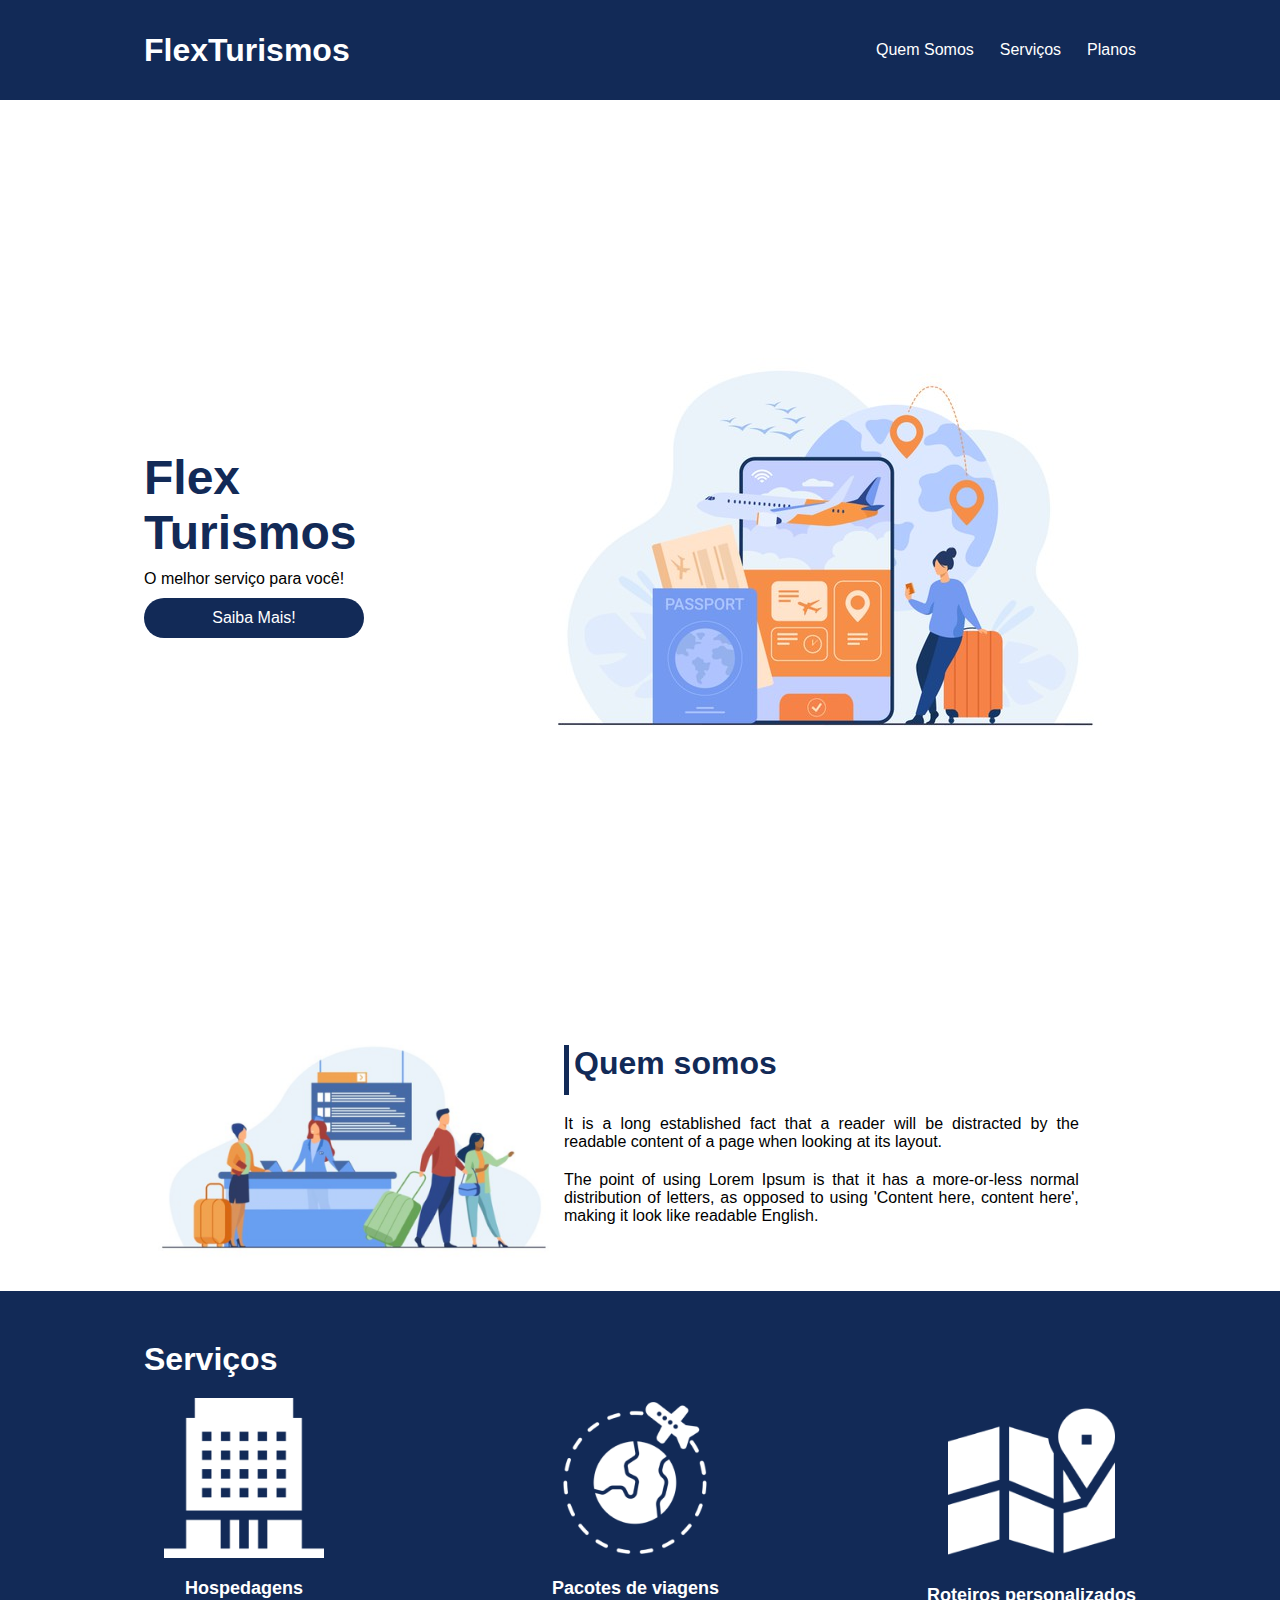
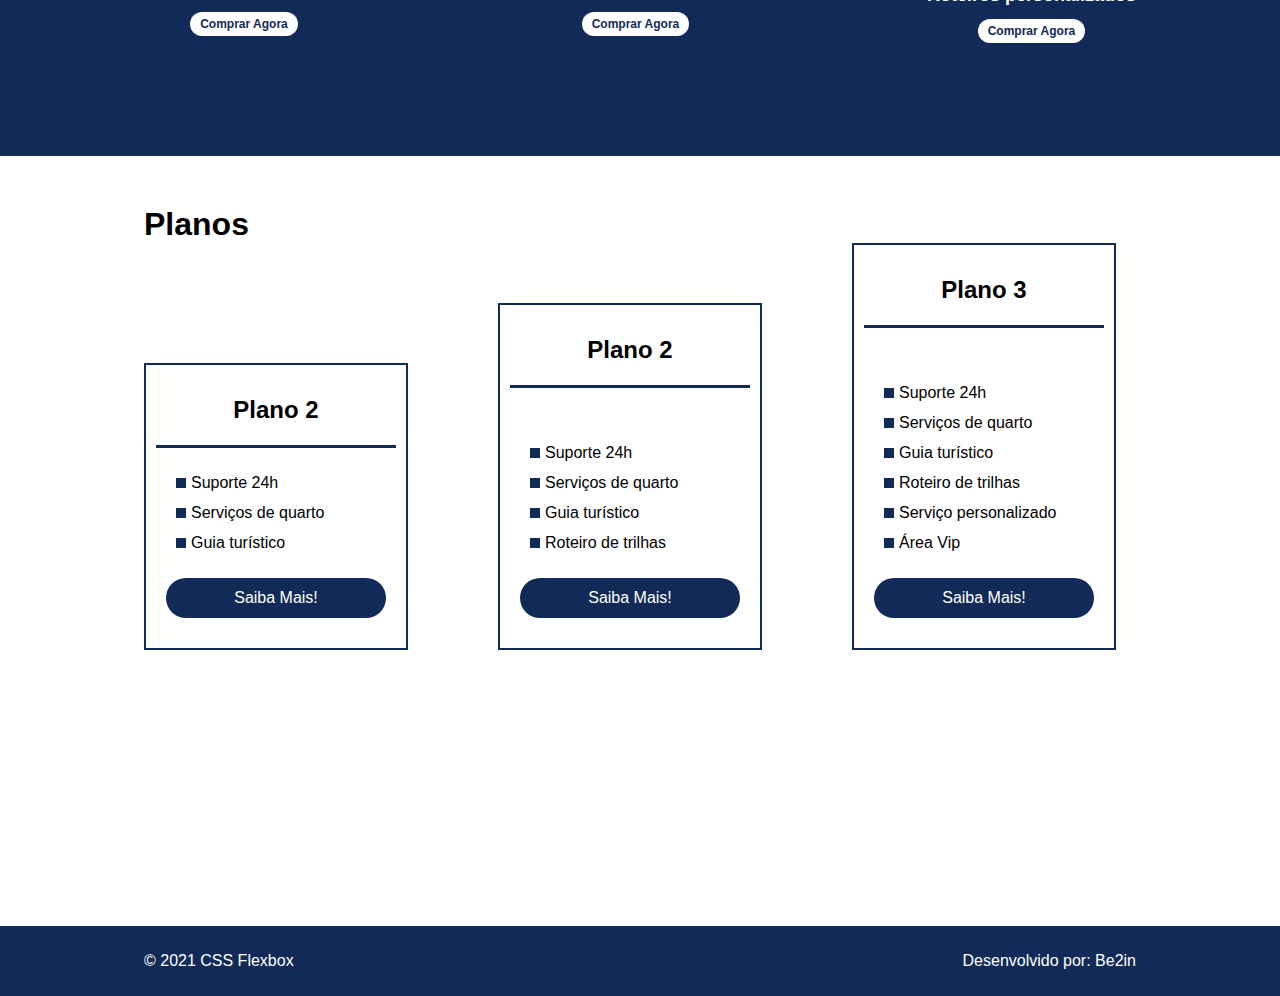
<file: flexbox/FLEX-PROJETO/index.html>
<!DOCTYPE html>
<html lang="pt-br">
<head>
    <meta charset="UTF-8">
    <meta name="viewport" content="width=device-width, initial-scale=1.0">
    <title>Flex Turismos</title>
    <link rel="stylesheet" href="./style.css">
    <link rel="preconnect" href="https://fonts.googleapis.com">
<link rel="preconnect" href="https://fonts.gstatic.com" crossorigin>
<link href="https://fonts.googleapis.com/css2?family=Roboto:wght@100&display=swap" rel="stylesheet">

</head>
<body>
    <header>
        <div class="flex-container menu">
            <div>
                <h1>FlexTurismos</h1>
            </div>
            <ul class="list-items">
                <li><a href="#quem-somos">Quem Somos</a></li>
                <li><a href="#servicos">Serviços</a></li>
                <li><a href="#planos">Planos</a></li>
            </ul>
        </div>
    </header>

    <div class="flex-container apresentation">
        <div class="apresentation-text">
            <h1>Flex <br>Turismos</h1>
            <p>O melhor serviço para você!</p>
            <a href="" class="btn">Saiba Mais!</a>
        </div>

        <div>
            <div><img src="./images/0-main.png" alt="banner de apresentação"></div>
        </div>
    </div>

    <div class="flex-container" id="quem-somos">
        <div>
            <h2>Quem somos</h2>
            <p>It is a long established fact that a reader will be distracted by the readable content of a page when looking at its layout. </p>
            <p>The point of using Lorem Ipsum is that it has a more-or-less normal distribution of letters, as opposed to using 'Content here, content here', making it look like readable English.</p>
        </div>

        <div>
            <img src="./images/1-quem-somos.png" alt="balcão de atendimento">
        </div>
    </div>

    <div class="container-externo">
        <div class="flex-container" id="servicos">
            <div>
                <h2>Serviços</h2>
            </div>
    
            <div class="list-servicos">
                <div class="item-servico">
                    <div><img src="images/icon-2.png" alt="hospedagens"></div>
                    <p>Hospedagens</p>
                    <a href="#">Comprar Agora</a>
                </div>
    
                <div class="item-servico"> 
                   <div><img src="images/icon-1.png" alt="pacote de viagens"></div>
                   <p>Pacotes de viagens</p>
                   <a href="#">Comprar Agora</a>
                </div>
    
                <div class="item-servico"> 
                    <div><img src="images/icon-3.png" alt="roteiros personalizados"></div>
                    <p>Roteiros personalizados</p>
                    <a href="#">Comprar Agora</a>
                </div>
    
            </div>
        </div>
    </div>
    <div class="flex-container" id="planos">
        <div><h2>Planos</h2></div>
        <div class="list-planos">
            <div class="item-plano">
                <h3>Plano 2</h3>
                <ul>
                    <li>Suporte 24h</li>
                    <li>Serviços de quarto</li>
                    <li>Guia turístico</li>
                </ul>
                <a href="#" class="btn">Saiba Mais!</a>
            </div>
    
            <div class="item-plano"> 
                <h3>Plano 2</h3>
                <br>
                <ul>
                    <li>Suporte 24h</li>
                    <li>Serviços de quarto</li>
                    <li>Guia turístico</li>
                    <li>Roteiro de trilhas</li>
                </ul>
                <a href="#" class="btn">Saiba Mais!</a>
            </div>
    
            <div class="item-plano">
                <h3>Plano 3</h3>
                <br>
                <ul>
                    <li>Suporte 24h</li>
                    <li>Serviços de quarto</li>
                    <li>Guia turístico</li>
                    <li>Roteiro de trilhas</li>
                    <li>Serviço personalizado</li>
                    <li>Área Vip</li>
                </ul>
                <a href="#" class="btn">Saiba Mais!</a>
            </div>
        </div>
    </div>

    <footer>
        <div class="flex-container footer">
            <p>&copy; 2021 CSS Flexbox</p>
            <p>Desenvolvido por: Be2in</p> 
        </div>
        
    </footer>
</body>
</html>
</file>
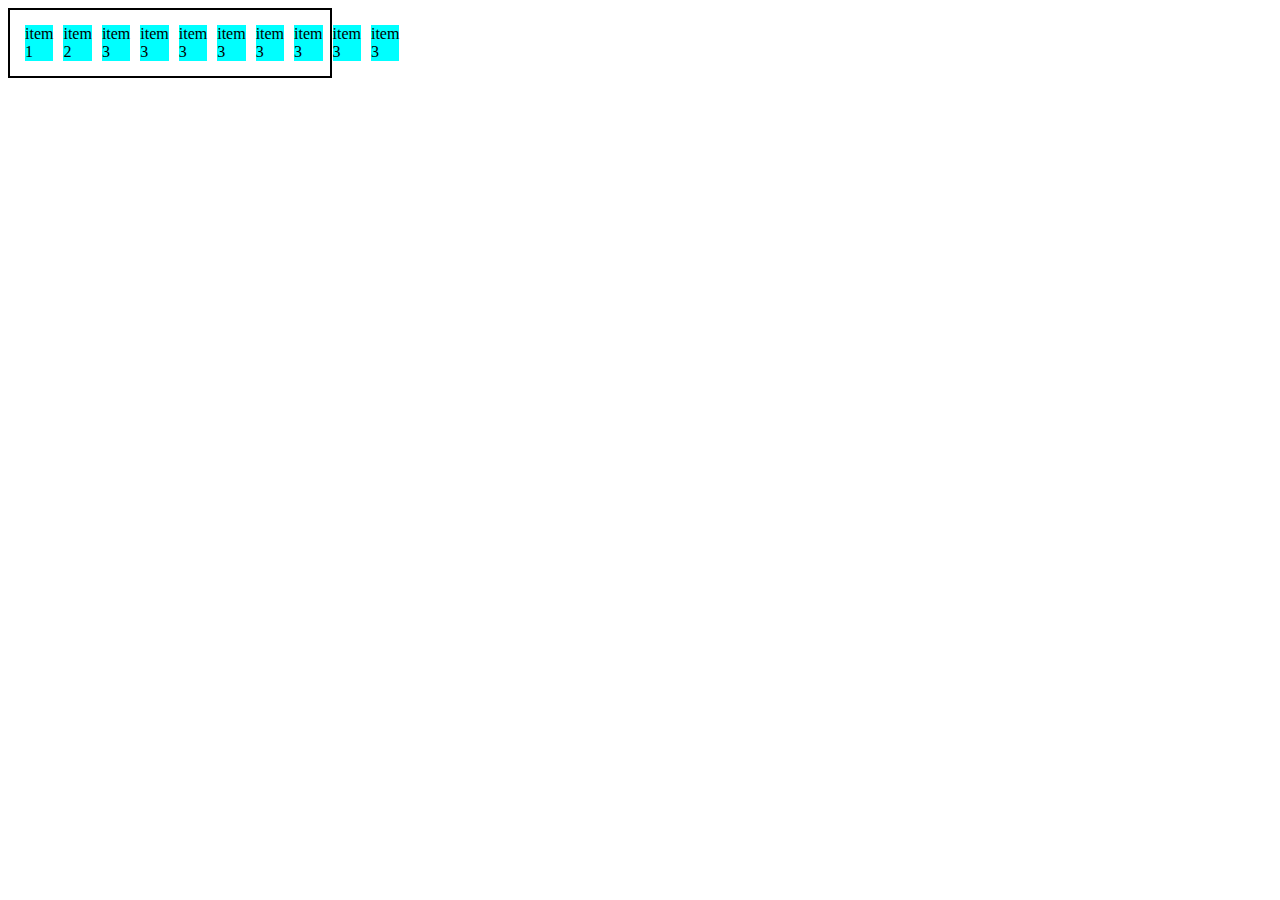
<file: flexbox/FUNDAMENTOS_FLEXBOX/index.html>
<!DOCTYPE html>
<html lang="pt-br">
<head>
    <meta charset="UTF-8">
    <meta http-equiv="X-UA-Compatible" content="IE=edge">
    <meta name="viewport" content="width=device-width, initial-scale=1.0">
    <title>Fundamento - display Flexbox</title>
</head>
<style>
    .flex{
        max-width: 300px;
        padding: 10px;
        border: 2px solid black;
        display: flex;
    }

    .item{
        background-color: aqua;
        margin: 5px;
    }
</style>
<body>
<div class="flex">
    <div class="item">item 1</div>
    <div class="item">item 2</div>
    <div class="item">item 3</div>
    <div class="item">item 3</div>
    <div class="item">item 3</div>
    <div class="item">item 3</div>
    <div class="item">item 3</div>
    <div class="item">item 3</div>
    <div class="item">item 3</div>
    <div class="item">item 3</div>
</div>
</body>
</html>
</file>
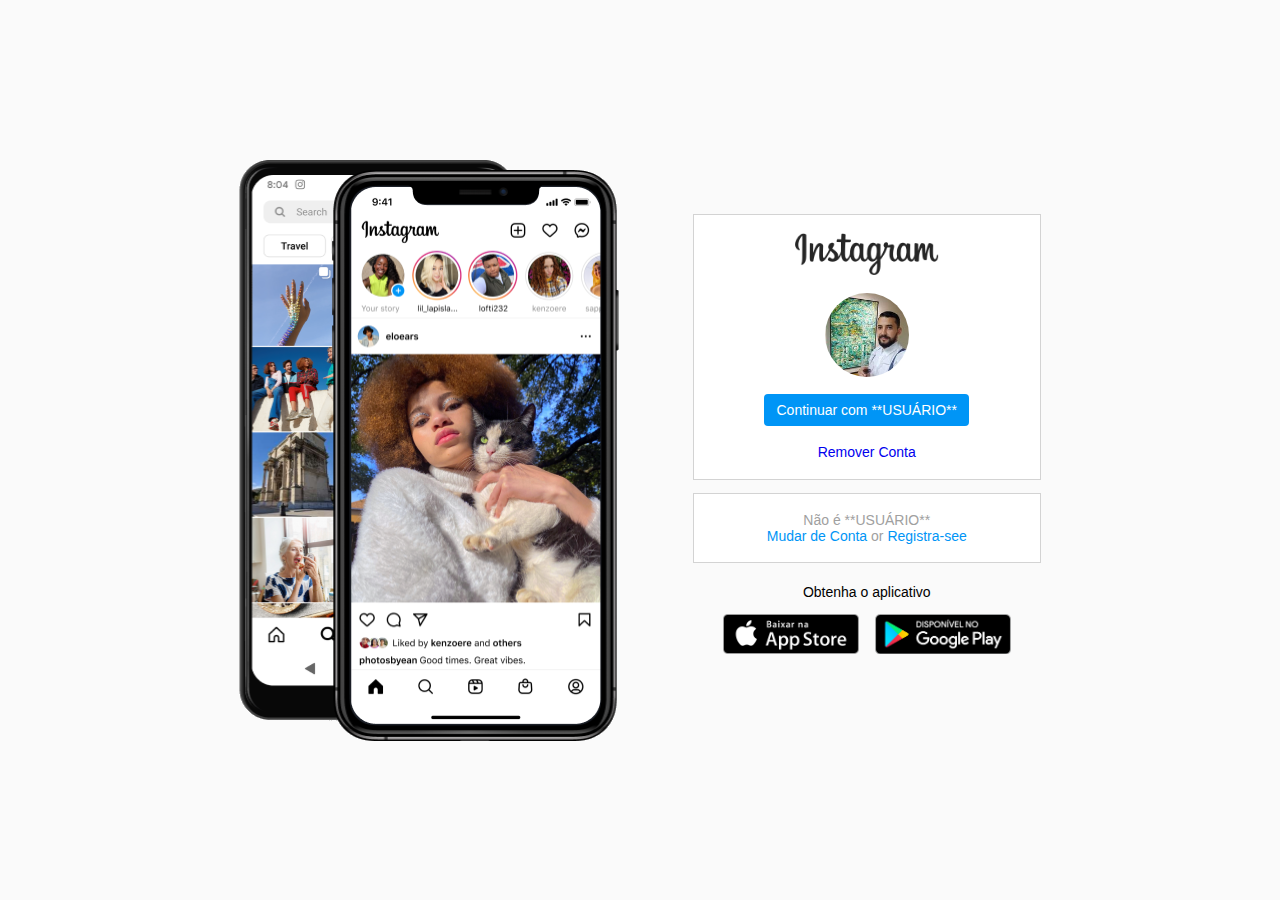
<file: flexbox/INSTAGRAM-LANDPAGE/index.html>
<!DOCTYPE html>
<html lang="en">
<head>
    <meta charset="UTF-8">
    <meta http-equiv="X-UA-Compatible" content="IE=edge">
    <meta name="viewport" content="width=device-width, initial-scale=1.0">
    <link rel="stylesheet" href="style.css">
    <title>Instagram</title>
</head>
<body>
    <div class="instagram-wrapper">
        <div class="instagram-phone">
            <img src="img/00-instagram.png" alt="Instagram">
        </div>
        <div class="instagram-continue">
            <div class="instagram-box">
                <img class="instagram-logo" src="img/01-logo-instagram.png" alt="Instagram">
                <div class="profile-photo">
                    <img src="img/phot-profile.jpg" alt="foto do perfil">
                </div>
                <a href="#" class="instagram-login">Continuar com **USUÁRIO**</a>
                <a href="#">Remover Conta</a>
            </div>
            <div class="instagram-box">
                <p class="not-account">
                   Não é **USUÁRIO**
                </p>
                <p class="not-account">
                  <span class="link-blue">Mudar de Conta</span>
                  or
                  <span class="link-blue">Registra-see</span>

                </p>
            </div>
            <div class="instagram-get-app">
                <p>Obtenha o aplicativo</p>
                <div class="downlaod">
                    <a href="#" class="app-download"></a>
                    <a href="#" class="app-download"></a>
                </div>
            </div>
        </div>
    </div>
</body>
</html>
</file>
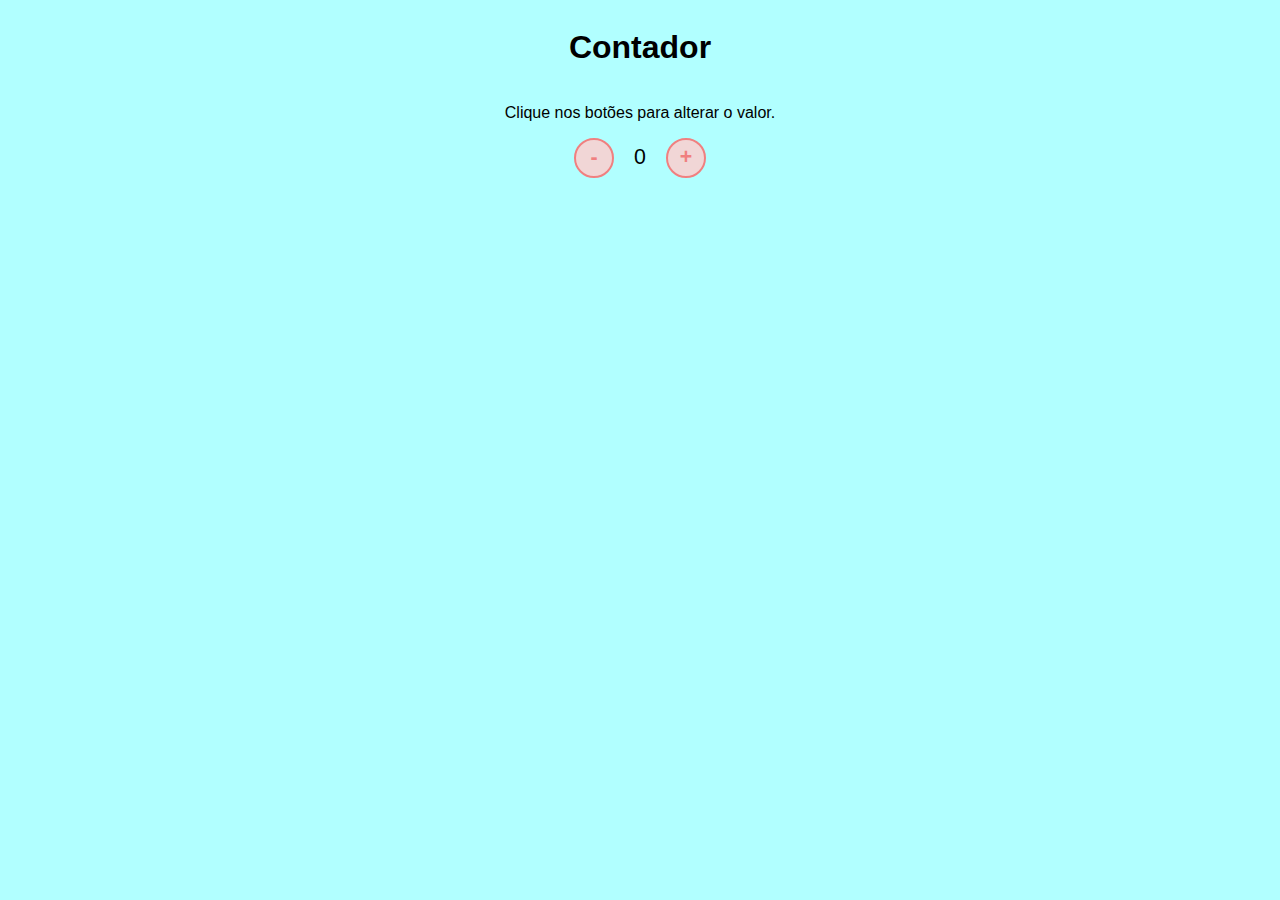
<file: javascript/CONTADOR/index.html>
<!DOCTYPE html>
<html lang="pt-br">
<head>
    <meta charset="UTF-8">
    <meta http-equiv="X-UA-Compatible" content="IE=edge">
    <meta name="viewport" content="width=device-width, initial-scale=1.0">
    <link rel="stylesheet" href="assets/css/styles.css" />
    <title>Contador - JavaScript</title>
</head>
<body>
    <h1>Contador</h1>
    <p>Clique nos botões para alterar o valor.</p>

    <div id="counter">
        <button id="btnDecrement" name="decrement">-</button>
        <span id="currentNumber"> 0 </span>
        <button id="btnIncrement" name="increment">+</button>
    </div>
    <p class="currentNumber" id="parImpar"></p>
</body>
<script src="assets/js/scripts.js"></script>
</html>
</file>
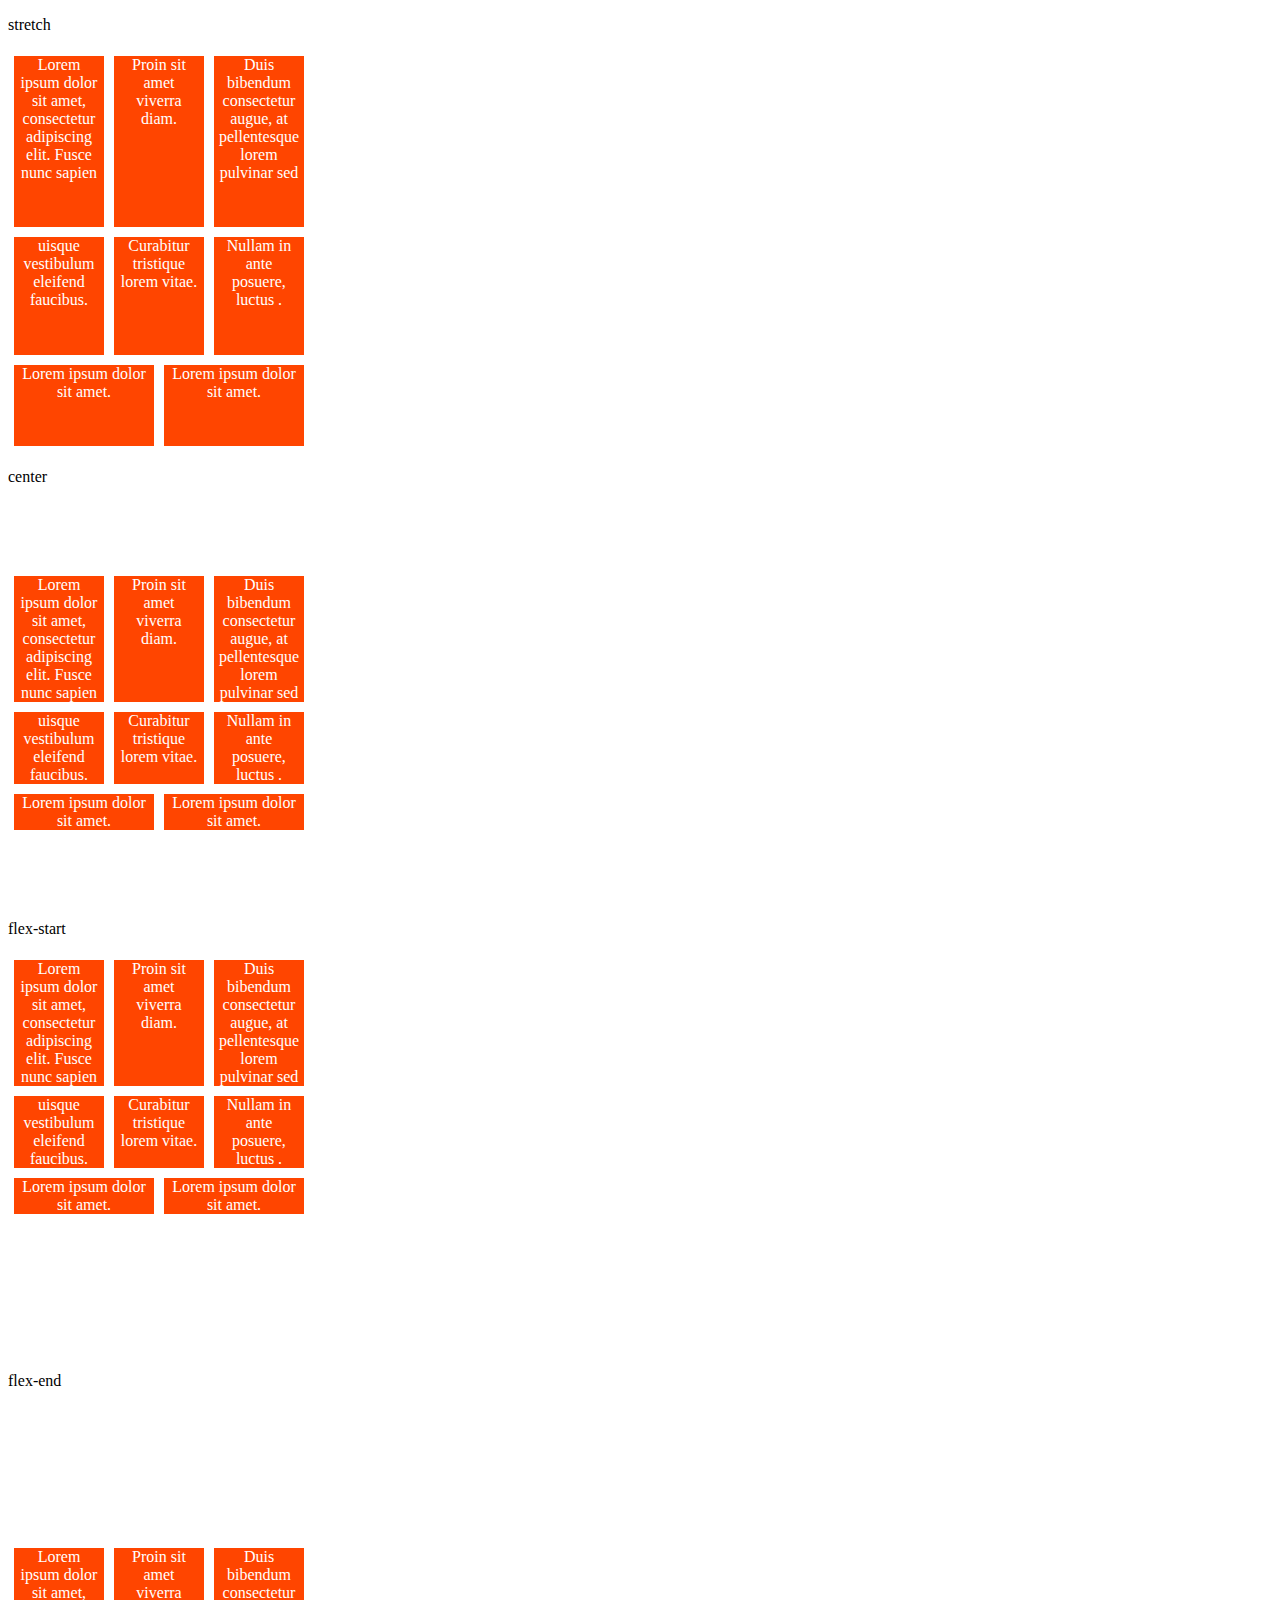
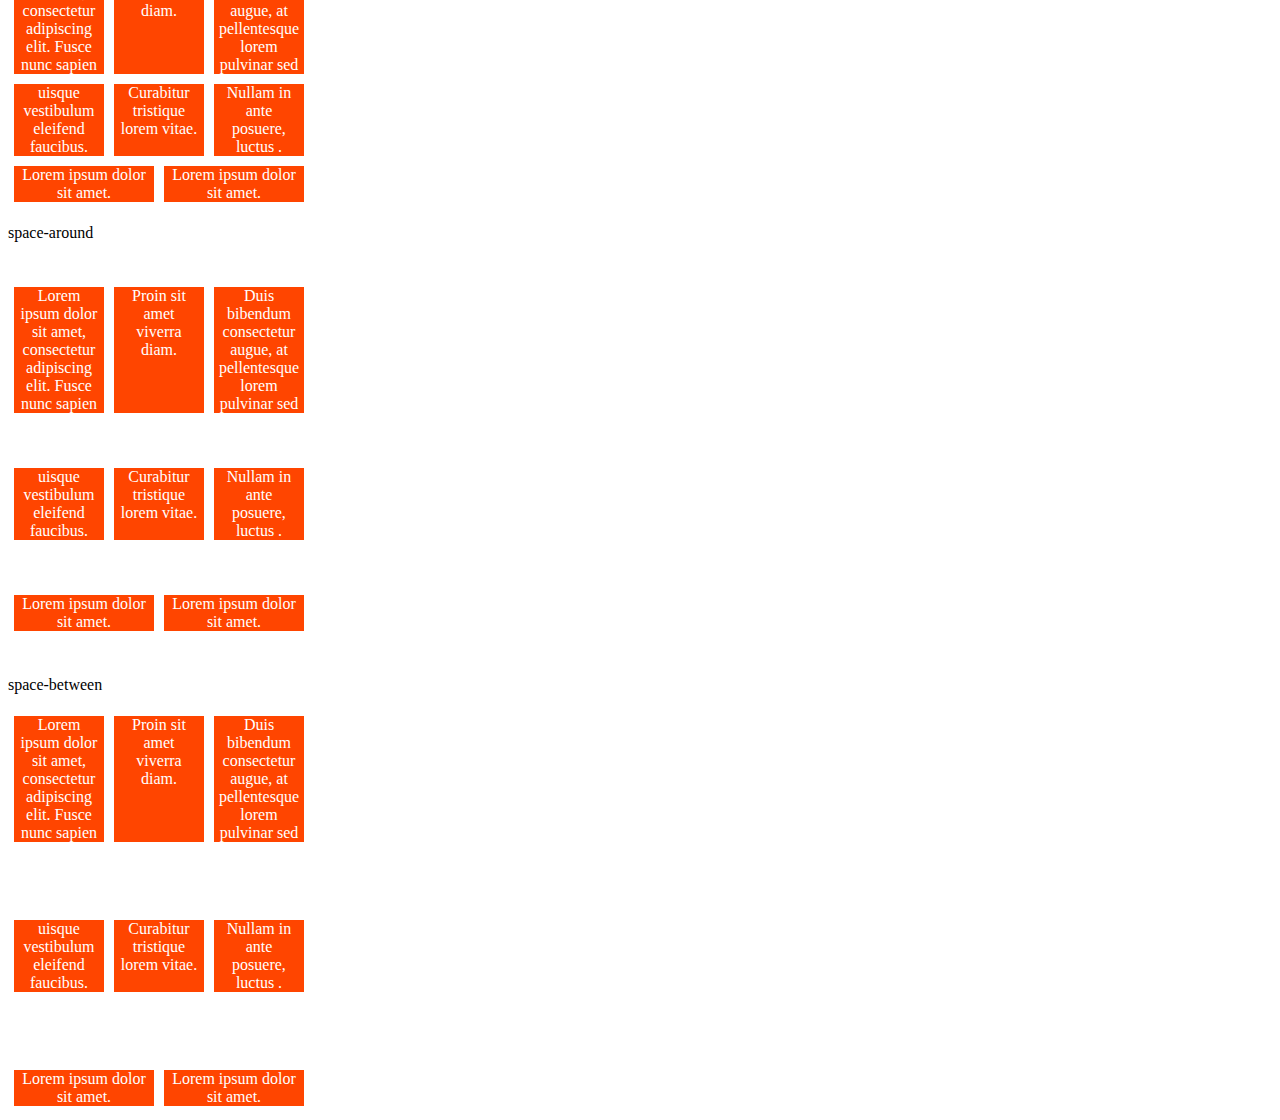
<file: flexbox/FUNDAMENTOS_FLEXBOX/align-content.html>
<!DOCTYPE html>
<html lang="en">
<head>
    <meta charset="UTF-8">
    <meta http-equiv="X-UA-Compatible" content="IE=edge">
    <meta name="viewport" content="width=device-width, initial-scale=1.0">
    <title>Align Center</title>

    <style>
        .container{
            height: 400px;
            max-width: 300px;
            margin: 0;
            display: flex;
            flex-wrap: wrap;
            border: 1px solid white;
        }

        .item{
            background-color: orangered;
            padding: 0 5px;
            margin: 5px;
            flex: 1;
            text-align: center;
            color: white;
            
        }

        .stretch{
            align-content: stretch;
        }

        .center{
            align-content: center;
        }
        .flex-start{
            align-content: flex-start;
        }

        .flex-end{
            align-content: flex-end;
        }
        .space-around{
            align-content: space-around;
        }

        .space-between{
            align-content: space-between;
        }
    </style>

</head>
<body>
    <p>stretch</p>
    <div class="container stretch">
        <div class="item">Lorem ipsum dolor sit amet, consectetur adipiscing elit. Fusce nunc sapien</div>
        <div class="item">Proin sit amet viverra diam.</div>
        <div class="item">Duis bibendum consectetur augue, at pellentesque lorem pulvinar sed</div>
        <div class="item">uisque vestibulum eleifend faucibus. </div>
        <div class="item">Curabitur tristique lorem vitae. </div>
        <div class="item">Nullam in ante posuere, luctus .</div>
        <div class="item">Lorem ipsum dolor sit amet.</div>
        <div class="item">Lorem ipsum dolor sit amet.</div>
    </div>

    <p>center</p>
    <div class="container center">
        <div class="item">Lorem ipsum dolor sit amet, consectetur adipiscing elit. Fusce nunc sapien</div>
        <div class="item">Proin sit amet viverra diam.</div>
        <div class="item">Duis bibendum consectetur augue, at pellentesque lorem pulvinar sed</div>
        <div class="item">uisque vestibulum eleifend faucibus. </div>
        <div class="item">Curabitur tristique lorem vitae. </div>
        <div class="item">Nullam in ante posuere, luctus .</div>
        <div class="item">Lorem ipsum dolor sit amet.</div>
        <div class="item">Lorem ipsum dolor sit amet.</div>
    </div>

    <p>flex-start</p>
    <div class="container flex-start ">
        <div class="item">Lorem ipsum dolor sit amet, consectetur adipiscing elit. Fusce nunc sapien</div>
        <div class="item">Proin sit amet viverra diam.</div>
        <div class="item">Duis bibendum consectetur augue, at pellentesque lorem pulvinar sed</div>
        <div class="item">uisque vestibulum eleifend faucibus. </div>
        <div class="item">Curabitur tristique lorem vitae. </div>
        <div class="item">Nullam in ante posuere, luctus .</div>
        <div class="item">Lorem ipsum dolor sit amet.</div>
        <div class="item">Lorem ipsum dolor sit amet.</div>
    </div>

    <p>flex-end</p>
    <div class="container flex-end ">
        <div class="item">Lorem ipsum dolor sit amet, consectetur adipiscing elit. Fusce nunc sapien</div>
        <div class="item">Proin sit amet viverra diam.</div>
        <div class="item">Duis bibendum consectetur augue, at pellentesque lorem pulvinar sed</div>
        <div class="item">uisque vestibulum eleifend faucibus. </div>
        <div class="item">Curabitur tristique lorem vitae. </div>
        <div class="item">Nullam in ante posuere, luctus .</div>
        <div class="item">Lorem ipsum dolor sit amet.</div>
        <div class="item">Lorem ipsum dolor sit amet.</div>
    </div>

    <p>space-around</p>
    <div class="container space-around ">
        <div class="item">Lorem ipsum dolor sit amet, consectetur adipiscing elit. Fusce nunc sapien</div>
        <div class="item">Proin sit amet viverra diam.</div>
        <div class="item">Duis bibendum consectetur augue, at pellentesque lorem pulvinar sed</div>
        <div class="item">uisque vestibulum eleifend faucibus. </div>
        <div class="item">Curabitur tristique lorem vitae. </div>
        <div class="item">Nullam in ante posuere, luctus .</div>
        <div class="item">Lorem ipsum dolor sit amet.</div>
        <div class="item">Lorem ipsum dolor sit amet.</div>
    </div>

    <p>space-between</p>
    <div class="container space-between">
        <div class="item">Lorem ipsum dolor sit amet, consectetur adipiscing elit. Fusce nunc sapien</div>
        <div class="item">Proin sit amet viverra diam.</div>
        <div class="item">Duis bibendum consectetur augue, at pellentesque lorem pulvinar sed</div>
        <div class="item">uisque vestibulum eleifend faucibus. </div>
        <div class="item">Curabitur tristique lorem vitae. </div>
        <div class="item">Nullam in ante posuere, luctus .</div>
        <div class="item">Lorem ipsum dolor sit amet.</div>
        <div class="item">Lorem ipsum dolor sit amet.</div>
    </div>
</body>
</html>
</file>
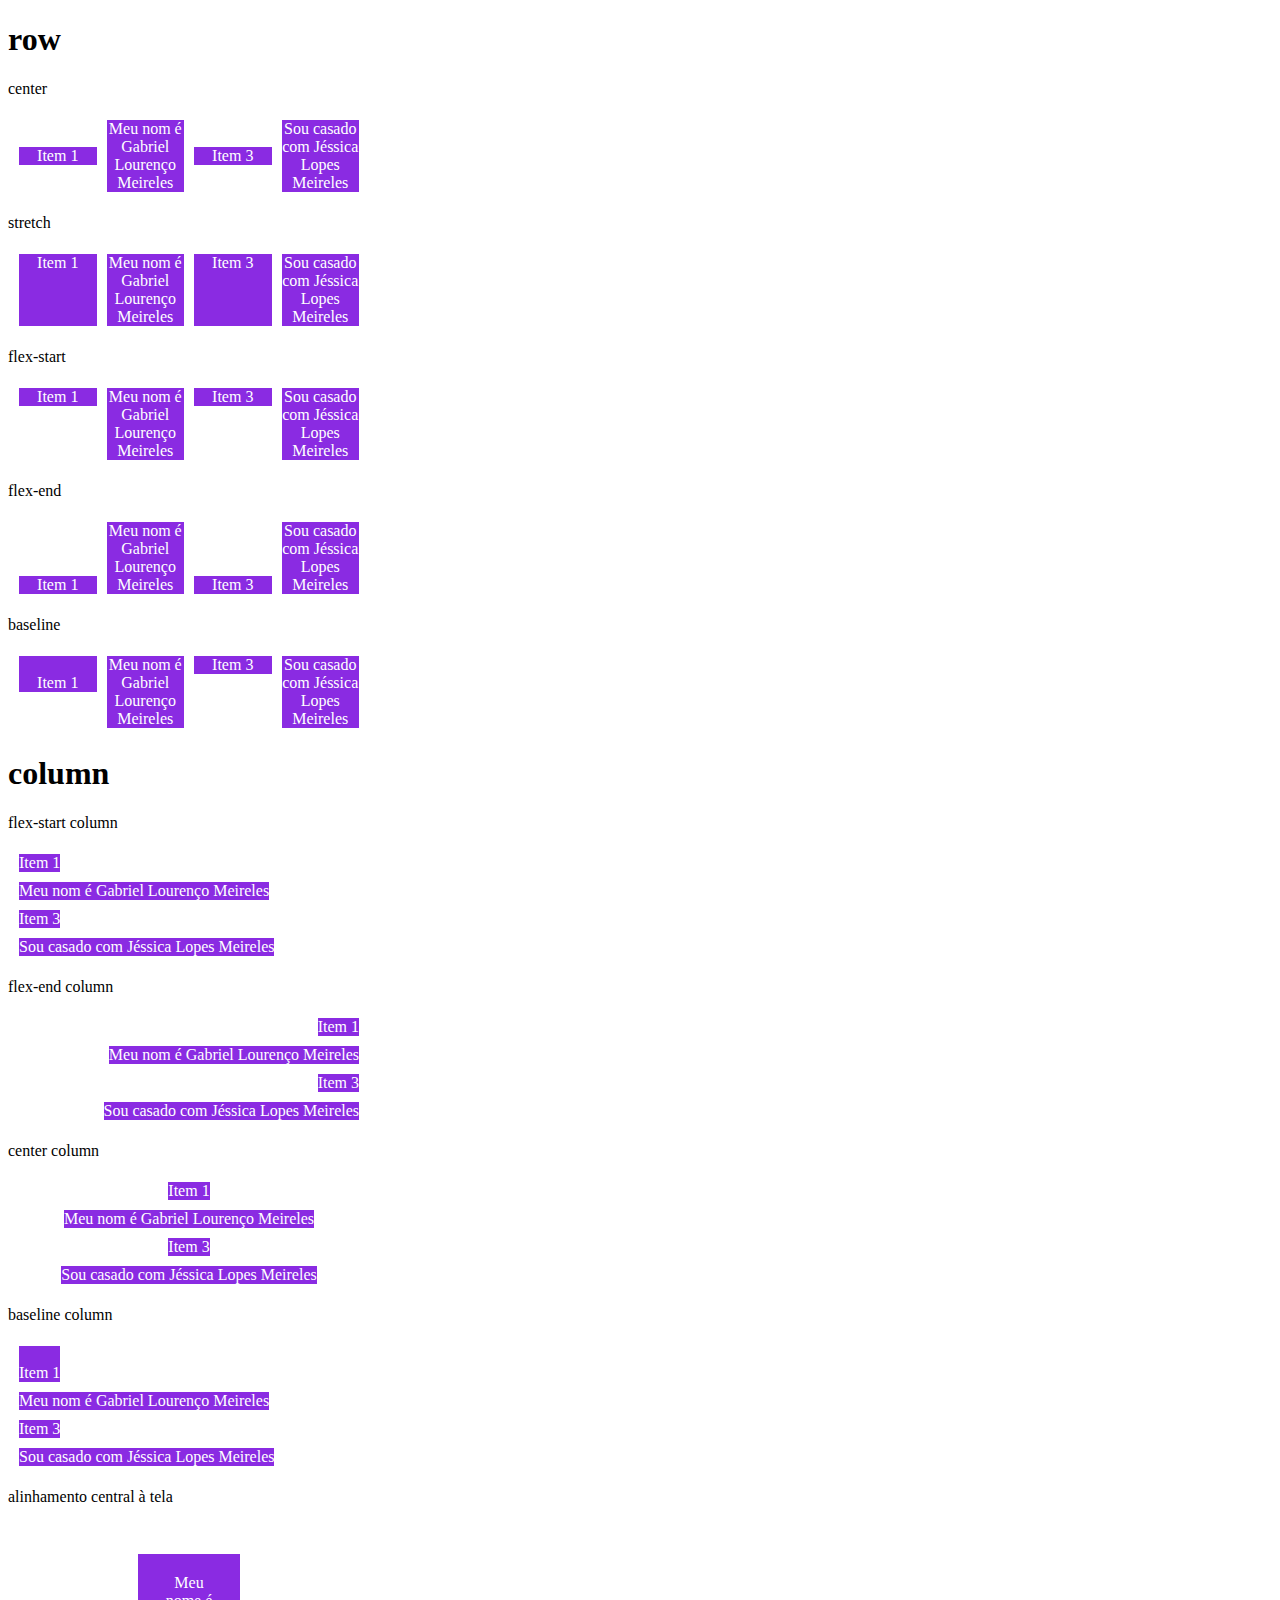
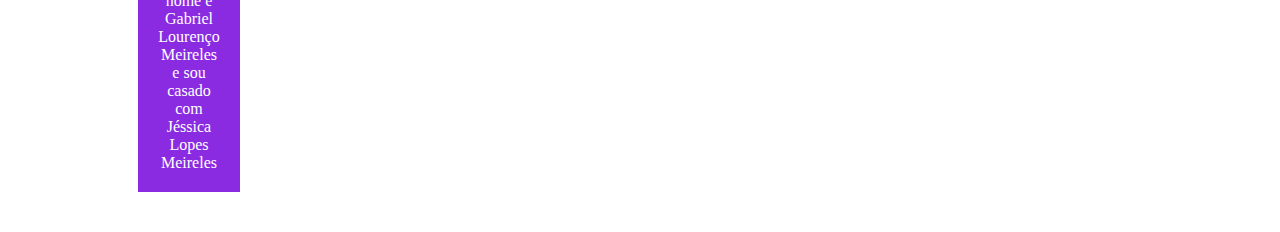
<file: flexbox/FUNDAMENTOS_FLEXBOX/align-items.html>
<!DOCTYPE html>
<html lang="en">
<head>
    <meta charset="UTF-8">
    <meta http-equiv="X-UA-Compatible" content="IE=edge">
    <meta name="viewport" content="width=device-width, initial-scale=1.0">
    <title>Align Items</title>

    <style>
        .container{
            max-width: 350px;
            border: 1px solid white;
            display: flex;
            margin: 5px;
        }

        .item{
            background-color: blueviolet;
            margin: 5px;
            color: white;
            text-align: center;
            flex: 1;
        }

        .flex{
            flex: 1;
        }

        .center{
            align-items: center;
        }

        .stretch{
            align-items: stretch;
        }

        .flex-start{
            align-items: flex-start;
        }

        .flex-end{
            align-items: flex-end;
        }

        .baseline{
            align-items: baseline;
        }

        .column{
            flex-direction: column;
        }
        .central{
            height: 300px;
            justify-content: center;
        }
        .central .item{
            flex: 0;
            padding: 20px;
        }
    </style>
</head>
<body>
    <h1>row</h1>
    <p>center</p>
    <section class="container center">
        <div class="item">Item 1</div>
        <div class="item">Meu nom é Gabriel Lourenço Meireles</div>
        <div class="item">Item 3</div>
        <div class="item">Sou casado com Jéssica Lopes Meireles</div>
    </section>

    <p>stretch</p>
    <section class="container stretch">
        <div class="item">Item 1</div>
        <div class="item">Meu nom é Gabriel Lourenço Meireles</div>
        <div class="item">Item 3</div>
        <div class="item">Sou casado com Jéssica Lopes Meireles</div>
    </section>

    <p>flex-start</p>
    <section class="container flex-start">
        <div class="item">Item 1</div>
        <div class="item">Meu nom é Gabriel Lourenço Meireles</div>
        <div class="item">Item 3</div>
        <div class="item">Sou casado com Jéssica Lopes Meireles</div>
    </section>

    <p>flex-end</p>
    <section class="container flex-end">
        <div class="item">Item 1</div>
        <div class="item">Meu nom é Gabriel Lourenço Meireles</div>
        <div class="item">Item 3</div>
        <div class="item">Sou casado com Jéssica Lopes Meireles</div>
    </section>

    <p>baseline</p>
    <section class="container baseline">
        <div class="item"><br>Item 1</div>
        <div class="item">Meu nom é Gabriel Lourenço Meireles</div>
        <div class="item">Item 3</div>
        <div class="item">Sou casado com Jéssica Lopes Meireles</div>
    </section>

    <h1>column</h1>
    <p>flex-start column</p>
    <section class="container flex-start column">
        <div class="item">Item 1</div>
        <div class="item">Meu nom é Gabriel Lourenço Meireles</div>
        <div class="item">Item 3</div>
        <div class="item">Sou casado com Jéssica Lopes Meireles</div>
    </section>

    <p>flex-end column</p>
    <section class="container flex-end column">
        <div class="item">Item 1</div>
        <div class="item">Meu nom é Gabriel Lourenço Meireles</div>
        <div class="item">Item 3</div>
        <div class="item">Sou casado com Jéssica Lopes Meireles</div>
    </section>

    <p>center column</p>
    <section class="container center column">
        <div class="item">Item 1</div>
        <div class="item">Meu nom é Gabriel Lourenço Meireles</div>
        <div class="item">Item 3</div>
        <div class="item">Sou casado com Jéssica Lopes Meireles</div>
    </section>

    <p>baseline column</p>
    <section class="container baseline column">
        <div class="item"><br>Item 1</div>
        <div class="item">Meu nom é Gabriel Lourenço Meireles</div>
        <div class="item">Item 3</div>
        <div class="item">Sou casado com Jéssica Lopes Meireles</div>
    </section>

    <p>alinhamento central à tela</p>
    <section class="container central center">
        <div class="item">Meu nome é Gabriel Lourenço Meireles e 
            sou casado com Jéssica Lopes Meireles</div>
    </section>
</body>
</html>
</file>
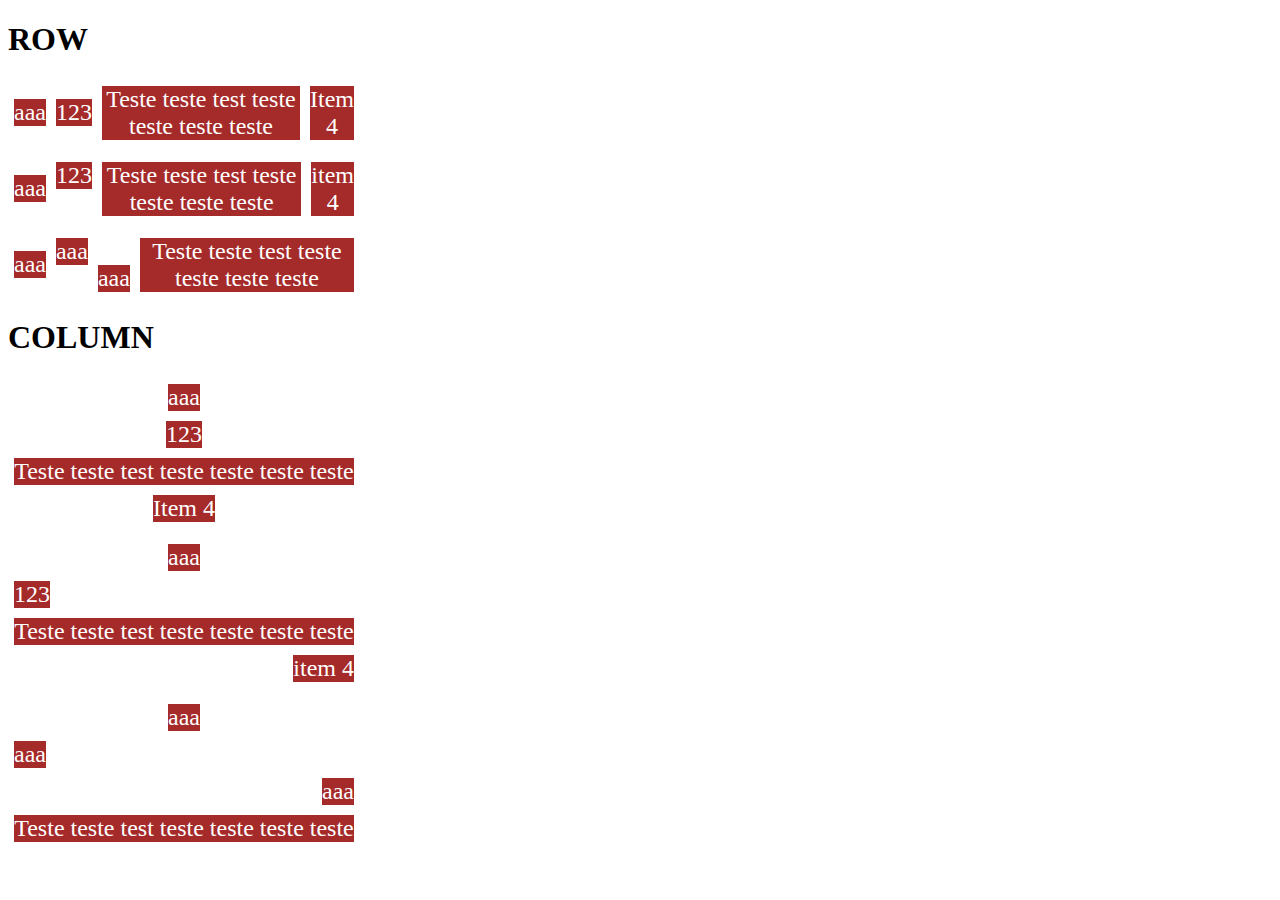
<file: flexbox/FUNDAMENTOS_FLEXBOX/align-self.html>
<!DOCTYPE html>
<html lang="en">
<head>
    <meta charset="UTF-8">
    <meta http-equiv="X-UA-Compatible" content="IE=edge">
    <meta name="viewport" content="width=device-width, initial-scale=1.0">
    <title>Align Self</title>
    <style>
        .flex-container{
            display: flex;
            max-width: 350px;
            margin-bottom: 10px;
            border: 1px solid white;
            /*align-items: center;*/
        }
        .align-container{
            align-items: center;
        }
        .item{
            background-color: brown;
            color: white;
            font-size: 24px;
            text-align: center;
            margin: 5px;
        }
        .center{
            align-self: center;
        }
        .start{
            align-self: flex-start;
        }
        .end{
            align-self: flex-end;
        }
        .baseline{
            align-self: baseline;
        }
        .stretch{
            align-self: stretch;
        }
        .auto{
            align-self: auto;
        }
        .column{
            flex-direction: column;
        }
        
    </style>
</head>
<body>
    <h1>ROW</h1>
    <section class="flex-container align-container">
        <div class="item auto">aaa</div>
        <div class="item auto">123</div>
        <div class="item auto">Teste teste test teste teste teste teste</div>
        <div class="item auto">Item 4 </div>
    </section>

    <section class="flex-container">
        <div class="item center">aaa</div>
        <div class="item start">123</div>
        <div class="item stretch">Teste teste test teste teste teste teste</div>
        <div class="item end">item 4 </div>
    </section>

    <section class="flex-container">
        <div class="item center">aaa</div>
        <div class="item start">aaa</div>
        <div class="item end">aaa</div>
        <div class="item stretch">Teste teste test teste teste teste teste</div>
    </section>

    <h1>COLUMN</h1>
    <section class="flex-container align-container column">
        <div class="item auto">aaa</div>
        <div class="item auto">123</div>
        <div class="item auto">Teste teste test teste teste teste teste</div>
        <div class="item auto">Item 4 </div>
    </section>

    <section class="flex-container column">
        <div class="item center">aaa</div>
        <div class="item start">123</div>
        <div class="item stretch">Teste teste test teste teste teste teste</div>
        <div class="item end">item 4 </div>
    </section>

    <section class="flex-container column">
        <div class="item center">aaa</div>
        <div class="item start">aaa</div>
        <div class="item end">aaa</div>
        <div class="item stretch">Teste teste test teste teste teste teste</div>
    </section>
</body>
</html>
</file>
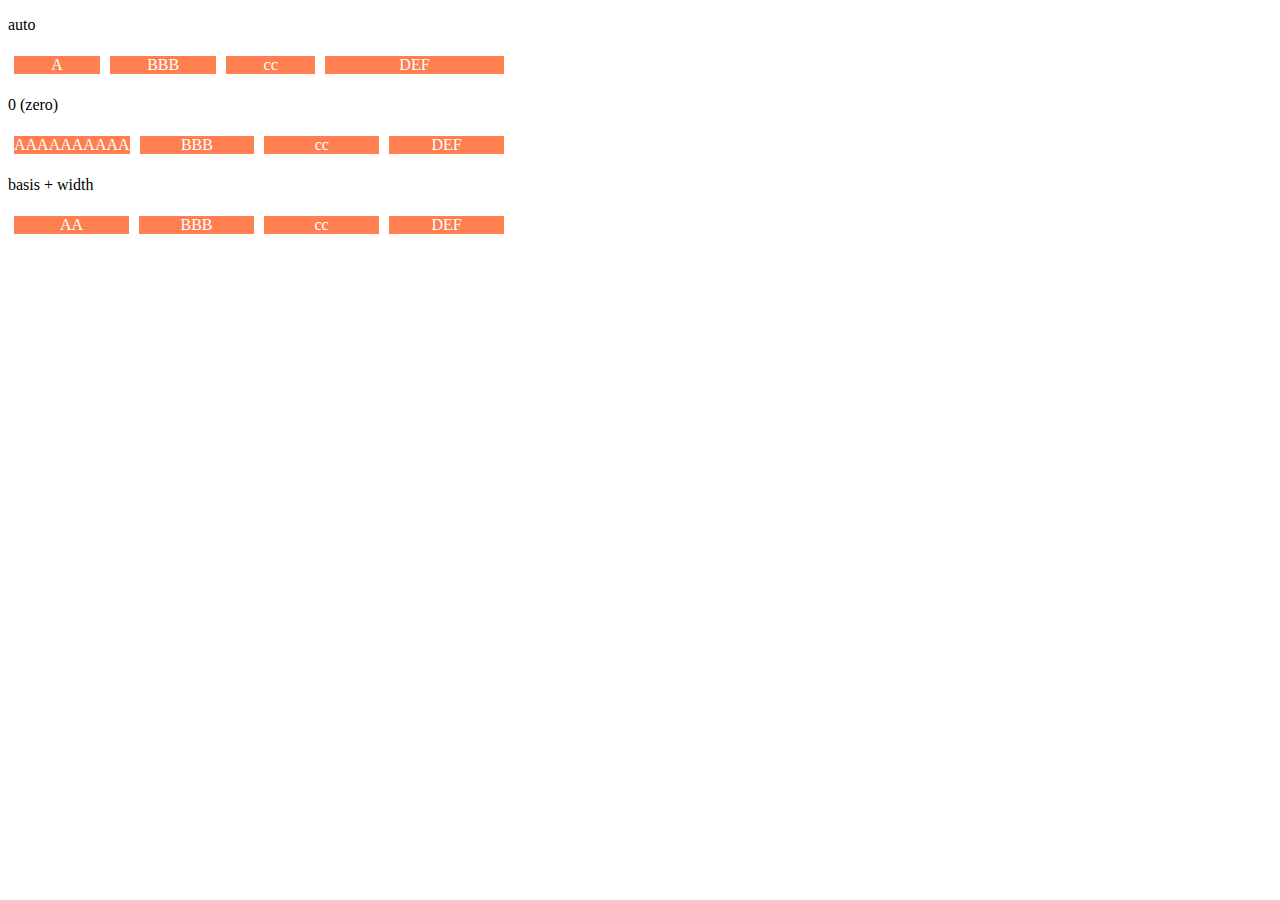
<file: flexbox/FUNDAMENTOS_FLEXBOX/flex-basis.html>
<!DOCTYPE html>
<html lang="en">
<head>
    <meta charset="UTF-8">
    <meta http-equiv="X-UA-Compatible" content="IE=edge">
    <meta name="viewport" content="width=device-width, initial-scale=1.0">
    <title>Flex Basis</title>

    <style>
        .flex-container{
            max-width: 500px;
            border: solid 1px white;
            display: flex;
        }

        .items{
            background-color: coral;
            color: white;
            text-align: center;
            margin: 5px;
        }
        .bauto{
            flex-basis: auto;
        }
        .fg-0{
            flex-grow: 01;
        }

        .fg-1{
            flex-grow: 1;
        }

        .fg-2{
            flex-grow: 2;
        }
        .b-0{
            flex-basis: 0;
        }
        .w-100{
           flex-basis: 100px; 
        }
    </style>
</head>
<body>
    <p>auto</p>
    <div class="flex-container">
        <div class="items bauto fg-1">A</div>
        <div class="items bauto fg-1">BBB</div>
        <div class="items bauto fg-1">cc</div>
        <div class="items bauto fg-2">DEF</div>
    </div>

    <p>0 (zero)</p>
    <div class="flex-container">
        <div class="items b-0 fg-1">AAAAAAAAAA</div>
        <div class="items b-0 fg-1">BBB</div>
        <div class="items b-0 fg-1">cc</div>
        <div class="items b-0 fg-1">DEF</div>
    </div>

    <p>basis + width</p>
    <div class="flex-container">
        <div class="items w-100 fg-2">AA</div>
        <div class="items w-100 fg-2">BBB</div>
        <div class="items w-100 fg-2">cc</div>
        <div class="items w-100 fg-2">DEF</div>
    </div>
</body>
</html>
</file>
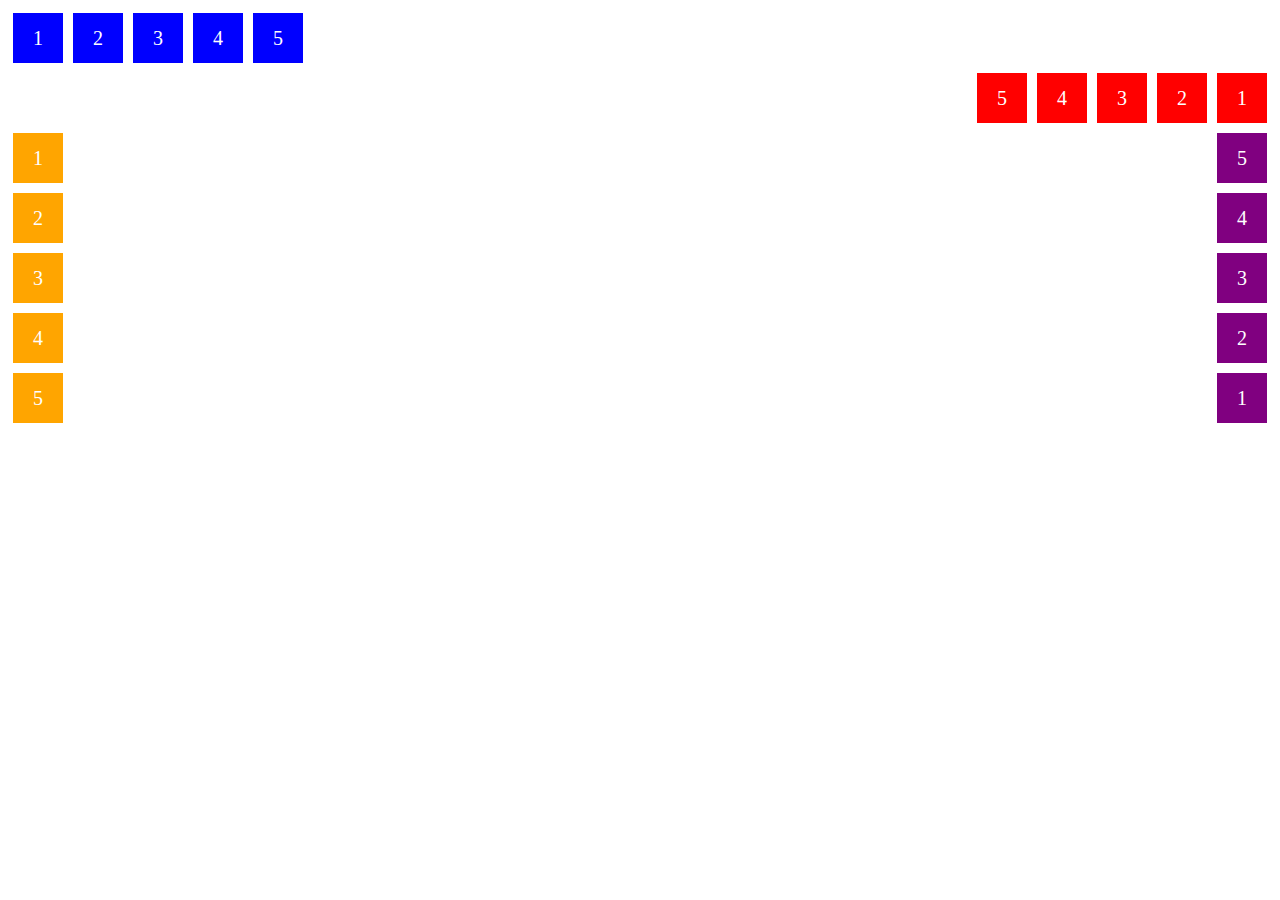
<file: flexbox/FUNDAMENTOS_FLEXBOX/flex-direction.html>
<!DOCTYPE html>
<html lang="en">
<head>
    <meta charset="UTF-8">
    <meta http-equiv="X-UA-Compatible" content="IE=edge">
    <meta name="viewport" content="width=device-width, initial-scale=1.0">
    <title>Document</title>
    <style>
        .flex-container{
            margin: 0;
            padding: 0;
            display: flex;
            list-style: none;

        }
        .flex-item{
            background: blue;
            height: 50px;
            width: 50px;
            line-height: 50px;
            font-size: 20px;
            color: white;
            text-align: center;
            margin: 5px;
        }

        .row{
            flex-direction: row;
        }
        .row-reverse{
            flex-direction: row-reverse;
        }
        .row-reverse li{
            background-color: red;
        }

        .column{
            float: left;
            flex-direction: column;
        }

        .column li{
            background: orange;
        }

        .column-reverse{
            float: right;
            flex-direction: column-reverse;
        }
        .column-reverse li{
            background:purple;
        }


    </style>
</head>
<body>
    <ul class="flex-container row">
        <li class="flex-item">1</li>
        <li class="flex-item">2</li>
        <li class="flex-item">3</li>
        <li class="flex-item">4</li>
        <li class="flex-item">5</li>
    </ul>

    <ul class="flex-container row-reverse">
        <li class="flex-item">1</li>
        <li class="flex-item">2</li>
        <li class="flex-item">3</li>
        <li class="flex-item">4</li>
        <li class="flex-item">5</li>
    </ul>

    <ul class="flex-container column">
        <li class="flex-item">1</li>
        <li class="flex-item">2</li>
        <li class="flex-item">3</li>
        <li class="flex-item">4</li>
        <li class="flex-item">5</li>
    </ul>

    <ul class="flex-container column-reverse">
        <li class="flex-item">1</li>
        <li class="flex-item">2</li>
        <li class="flex-item">3</li>
        <li class="flex-item">4</li>
        <li class="flex-item">5</li>
    </ul>
</body>
</html>
</file>
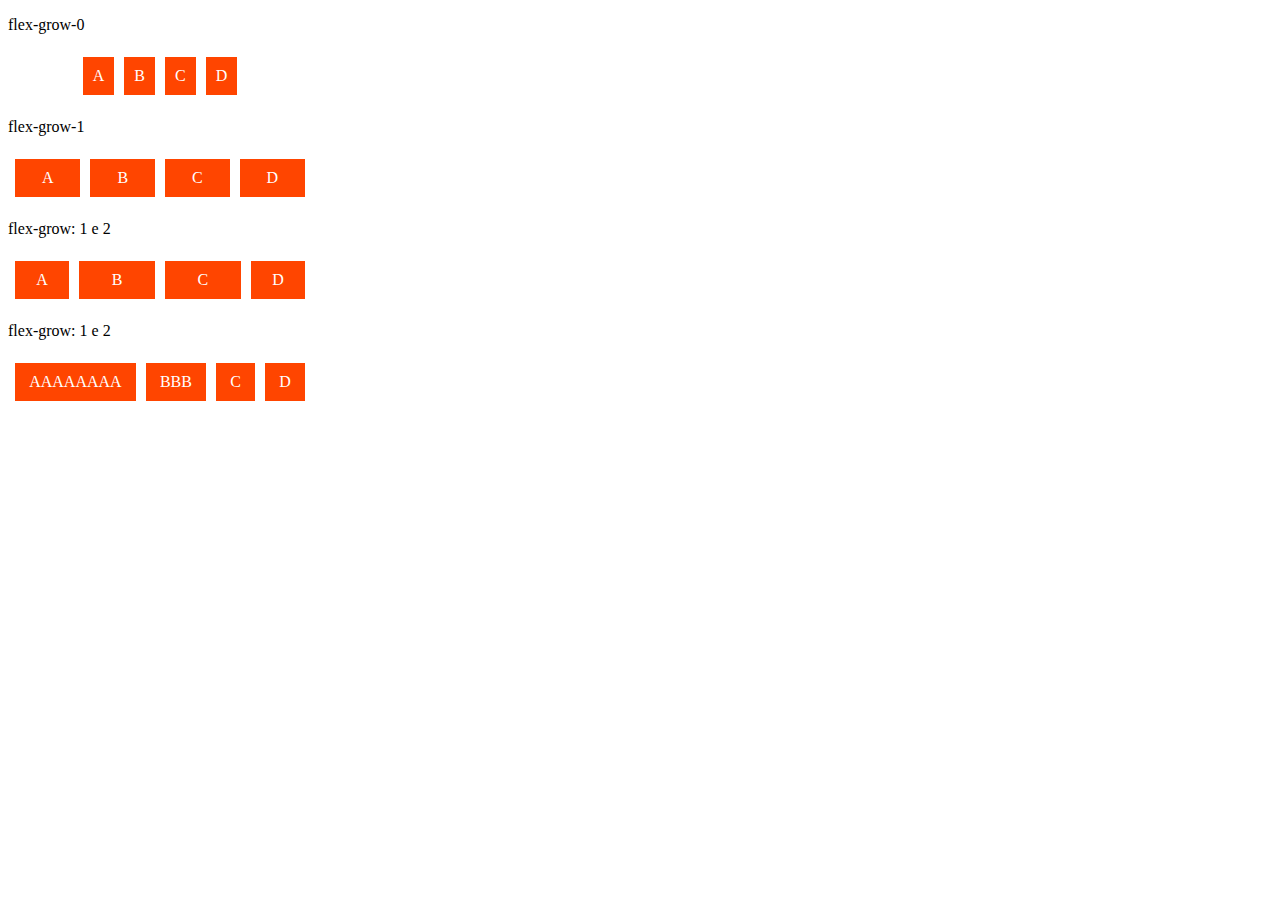
<file: flexbox/FUNDAMENTOS_FLEXBOX/flex-grow.html>
<!DOCTYPE html>
<html lang="en">
<head>
    <meta charset="UTF-8">
    <meta http-equiv="X-UA-Compatible" content="IE=edge">
    <meta name="viewport" content="width=device-width, initial-scale=1.0">
    <title>Flex Grow</title>
    <style>
        .flex-container{
            display: flex;
            border: 2px solid white;
            max-width: 300px;
            margin-bottom: 10px;
            justify-content: center;
        }
        .item{
            background-color: orangered;
            margin: 5px;
            padding: 10px;
            text-align: center;
            color: white;
        }
        .fg-0{
            flex-grow: 0;
        }
        .fg-1{
            flex-grow: 1;
        }
        .fg-2{
            flex-grow: 2;
        }
        .fg-3{
            flex-grow: 3;
        }
    </style>
</head>
<body>
    <p>flex-grow-0</p>
    <div class="flex-container">
        <div class="item fg-0">A</div>
        <div class="item fg-0">B</div>
        <div class="item fg-0">C</div>
        <div class="item fg-0">D</div>
    </div>
    <p>flex-grow-1</p>
    <div class="flex-container">
        <div class="item fg-1">A</div>
        <div class="item fg-1">B</div>
        <div class="item fg-1">C</div>
        <div class="item fg-1">D</div>
    </div>
    <p>flex-grow: 1 e 2</p>
    <div class="flex-container">
        <div class="item fg-1">A</div>
        <div class="item fg-2">B</div>
        <div class="item fg-2">C</div>
        <div class="item fg-1">D</div>
    </div>
    <p>flex-grow: 1 e 2</p>
    <div class="flex-container">
        <div class="item fg-2">AAAAAAAA</div>
        <div class="item fg-2">BBB</div>
        <div class="item fg-2">C</div>
        <div class="item fg-2">D</div>
    </div>
</body>
</html>
</file>
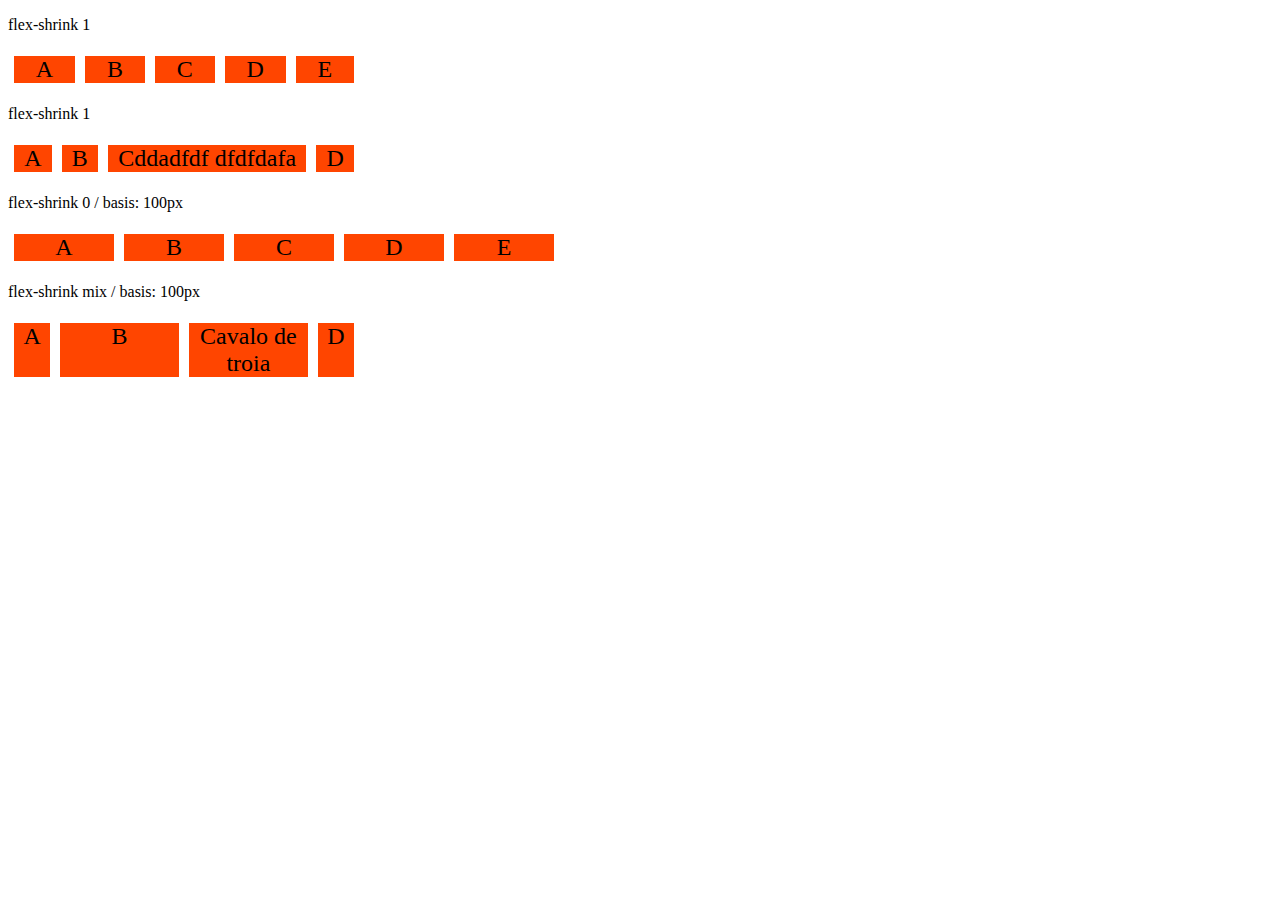
<file: flexbox/FUNDAMENTOS_FLEXBOX/flex-shrink.html>
<!DOCTYPE html>
<html lang="en">
<head>
    <meta charset="UTF-8">
    <meta http-equiv="X-UA-Compatible" content="IE=edge">
    <meta name="viewport" content="width=device-width, initial-scale=1.0">
    <title>Flex Shrink</title>
    <style>
        .flex-container{
            display: flex;
            border: 1px solid white;
            max-width: 350px;
            margin-bottom: 10px;
        }
        .items{
            margin: 5px;
            background-color: orangered;
            font-size: 24px;
            text-align: center;
        }
        .s-1{
            flex-shrink: 1;
        }
        .s-0{
            flex-shrink: 0;
            flex-basis: 100px;
        }
        .s-2{
            flex-shrink: 2;
            flex-basis: 100px;
        }
        .s-3{
            flex-shrink: 3;
            flex-basis: 100px;
        }
        .fg-1{
            flex-grow: 1;
        }
    </style>
</head>
<body>
    <p>flex-shrink 1</p>
    <div class="flex-container">
        <div class="items s-1 fg-1">A</div>
        <div class="items s-1 fg-1">B</div>
        <div class="items s-1 fg-1">C</div>
        <div class="items s-1 fg-1">D</div>
        <div class="items s-1 fg-1">E</div>
        
    </div>

    <p>flex-shrink 1</p>
    <div class="flex-container">
        <div class="items s-1 fg-1">A</div>
        <div class="items s-1 fg-1">B</div>
        <div class="items s-1 fg-1">Cddadfdf dfdfdafa </div>
        <div class="items s-1 fg-1">D</div> 
    </div>

    <p>flex-shrink 0 / basis: 100px</p>
    <div class="flex-container">
        <div class="items s-0 fg-1">A</div>
        <div class="items s-0 fg-1">B</div>
        <div class="items s-0 fg-1">C</div>
        <div class="items s-0 fg-1">D</div> 
        <div class="items s-0 fg-1">E</div> 
    </div>
    <p>flex-shrink mix / basis: 100px</p>
    <div class="flex-container">
        <div class="items s-1 fg-1">A</div>
        <div class="items s-2 fg-1">B</div>
        <div class="items s-3 fg-1">Cavalo de troia</div>
        <div class="items s-1 fg-1">D</div> 
        
    </div>
</body>
</html>
</file>
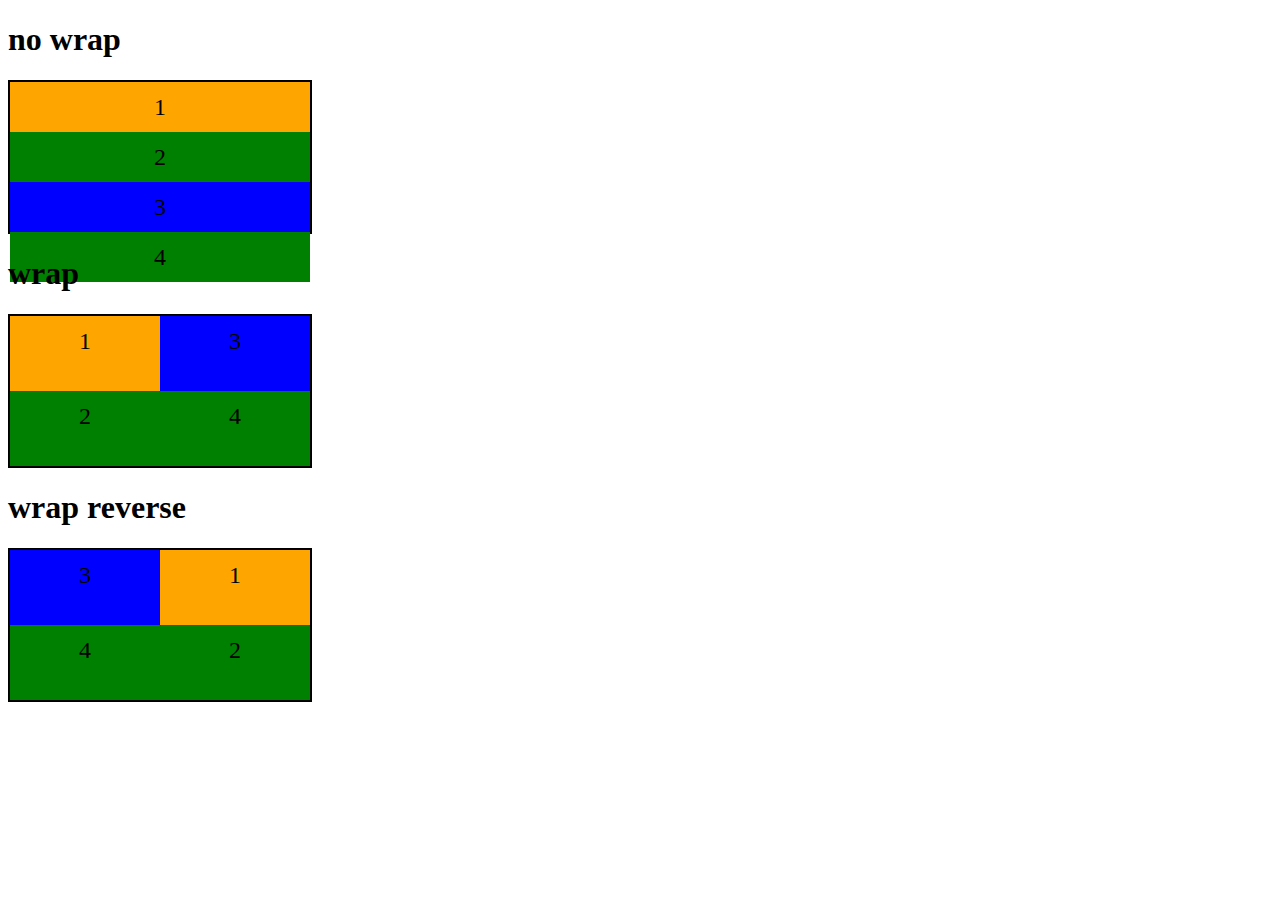
<file: flexbox/FUNDAMENTOS_FLEXBOX/flex-wrap.html>
<!DOCTYPE html>
<html lang="en">
<head>
    <meta charset="UTF-8">
    <meta http-equiv="X-UA-Compatible" content="IE=edge">
    <meta name="viewport" content="width=device-width, initial-scale=1.0">
    <title>Flex-warp</title>
</head>
    <style>
        .flex-container{
            display: flex;
            border: 2px solid black;
            height: 150px;
            max-width: 300px;
            flex-direction: column;
        }

        .item{
            font-size: 24px;
            height: 50%;
            text-align: center;
            line-height: 50px;
            min-width: 100px;
        }

        .nowrap{
            flex-wrap: nowrap;
        }

        .wrap{
            flex-wrap: wrap;
        }

        .wrap-reverse{
            flex-wrap: wrap-reverse;
        }

        .blue{
            background-color: blue;
        }

        .green{
            background-color: green;
        }
        .orange{
            background-color: orange;
        }
    

    </style>
<body>
    <h1>no wrap</h1>
    <div class="flex-container nowrap">
        <div class="item orange">1</div>
        <div class="item green">2</div>
        <div class="item blue">3</div>
        <div class="item green">4</div>
    </div>

    <h1>wrap</h1>
    <div class="flex-container wrap">
        <div class="item orange">1</div>
        <div class="item green">2</div>
        <div class="item blue">3</div>
        <div class="item green">4</div>
    </div>

    <h1>wrap reverse</h1>
    <div class="flex-container wrap-reverse">
        <div class="item orange">1</div>
        <div class="item green">2</div>
        <div class="item blue">3</div>
        <div class="item green">4</div>
    </div>
</body>
</html>
</file>
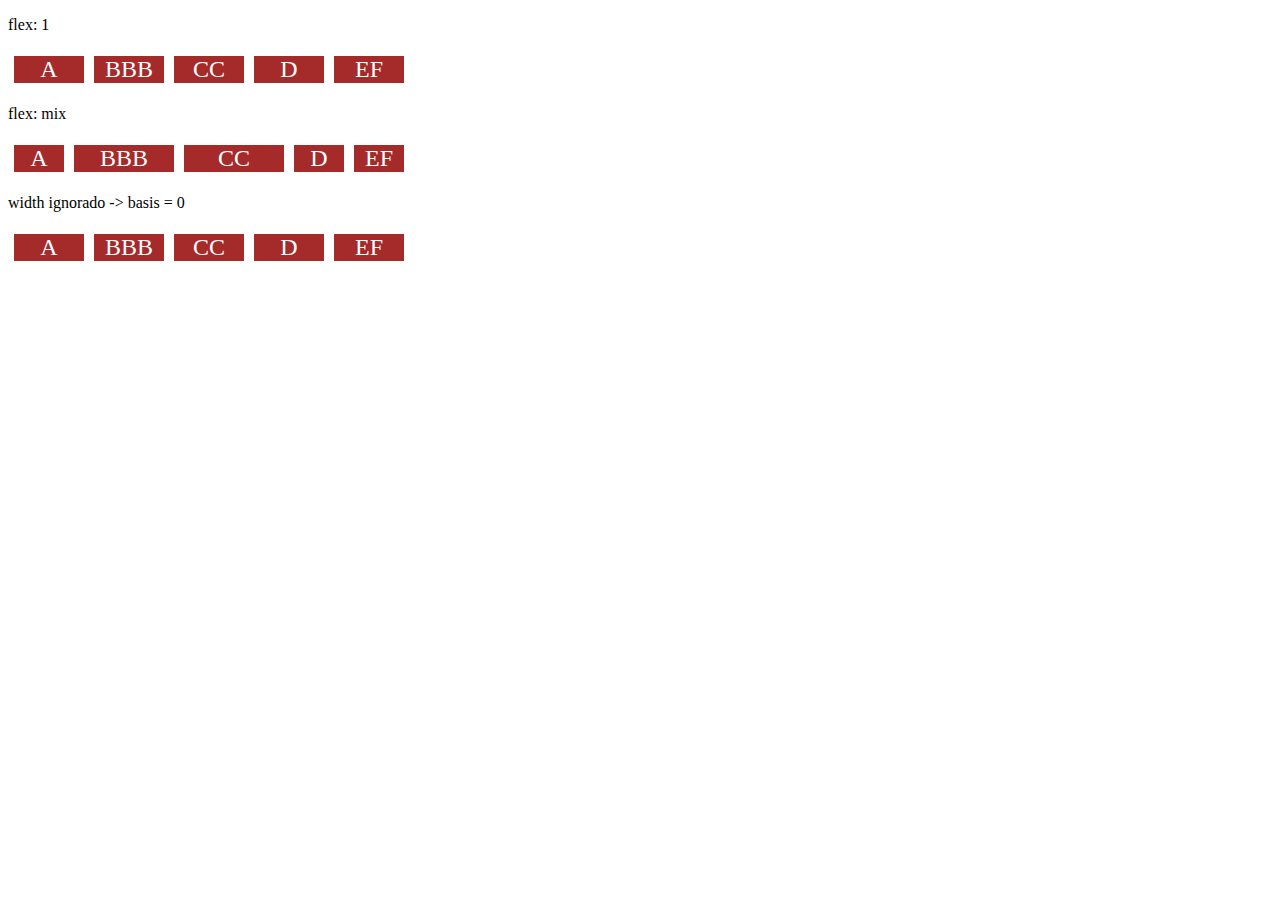
<file: flexbox/FUNDAMENTOS_FLEXBOX/flex.html>
<!DOCTYPE html>
<html lang="en">
<head>
    <meta charset="UTF-8">
    <meta http-equiv="X-UA-Compatible" content="IE=edge">
    <meta name="viewport" content="width=device-width, initial-scale=1.0">
    <title>Flex</title>

    <style>
        .flex-container{
            display: flex;
            border: 1px solid white;
            max-width: 400px;
            margin-bottom: 5px;
        }

        .items{
            background-color: brown;
            color: white;
            font-size: 24px;
            text-align: center;
            margin: 5px;
        }

        .flex-1{
            flex: 1;
            /*grow = 1; shrink =1; basis = 0*/
        }

        .largura{
            width: 200px;
            /*min-width: 250px;*/
        }

        .flex-2{
            flex: 2;
            /*grow = 2; shrink =1; basis = 0*/
        }
    </style>
</head>
<body>
    <p>flex: 1</p>
    <div class="flex-container">
        <div class="items flex-1 largura">A</div>
        <div class="items flex-1 largura">BBB</div>
        <div class="items flex-1 largura">CC</div>
        <div class="items flex-1 largura">D</div>
        <div class="items flex-1 largura">EF</div>
    </div>

    <p>flex: mix</p>
    <div class="flex-container">
        <div class="items flex-1">A</div>
        <div class="items flex-2">BBB</div>
        <div class="items flex-2">CC</div>
        <div class="items flex-1">D</div>
        <div class="items flex-1">EF</div>
    </div>

    <p>width ignorado -> basis = 0</p>
    <div class="flex-container">
        <div class="items flex-1">A</div>
        <div class="items flex-1">BBB</div>
        <div class="items flex-1">CC</div>
        <div class="items flex-1">D</div>
        <div class="items flex-1">EF</div>
    </div>
</body>
</html>
</file>
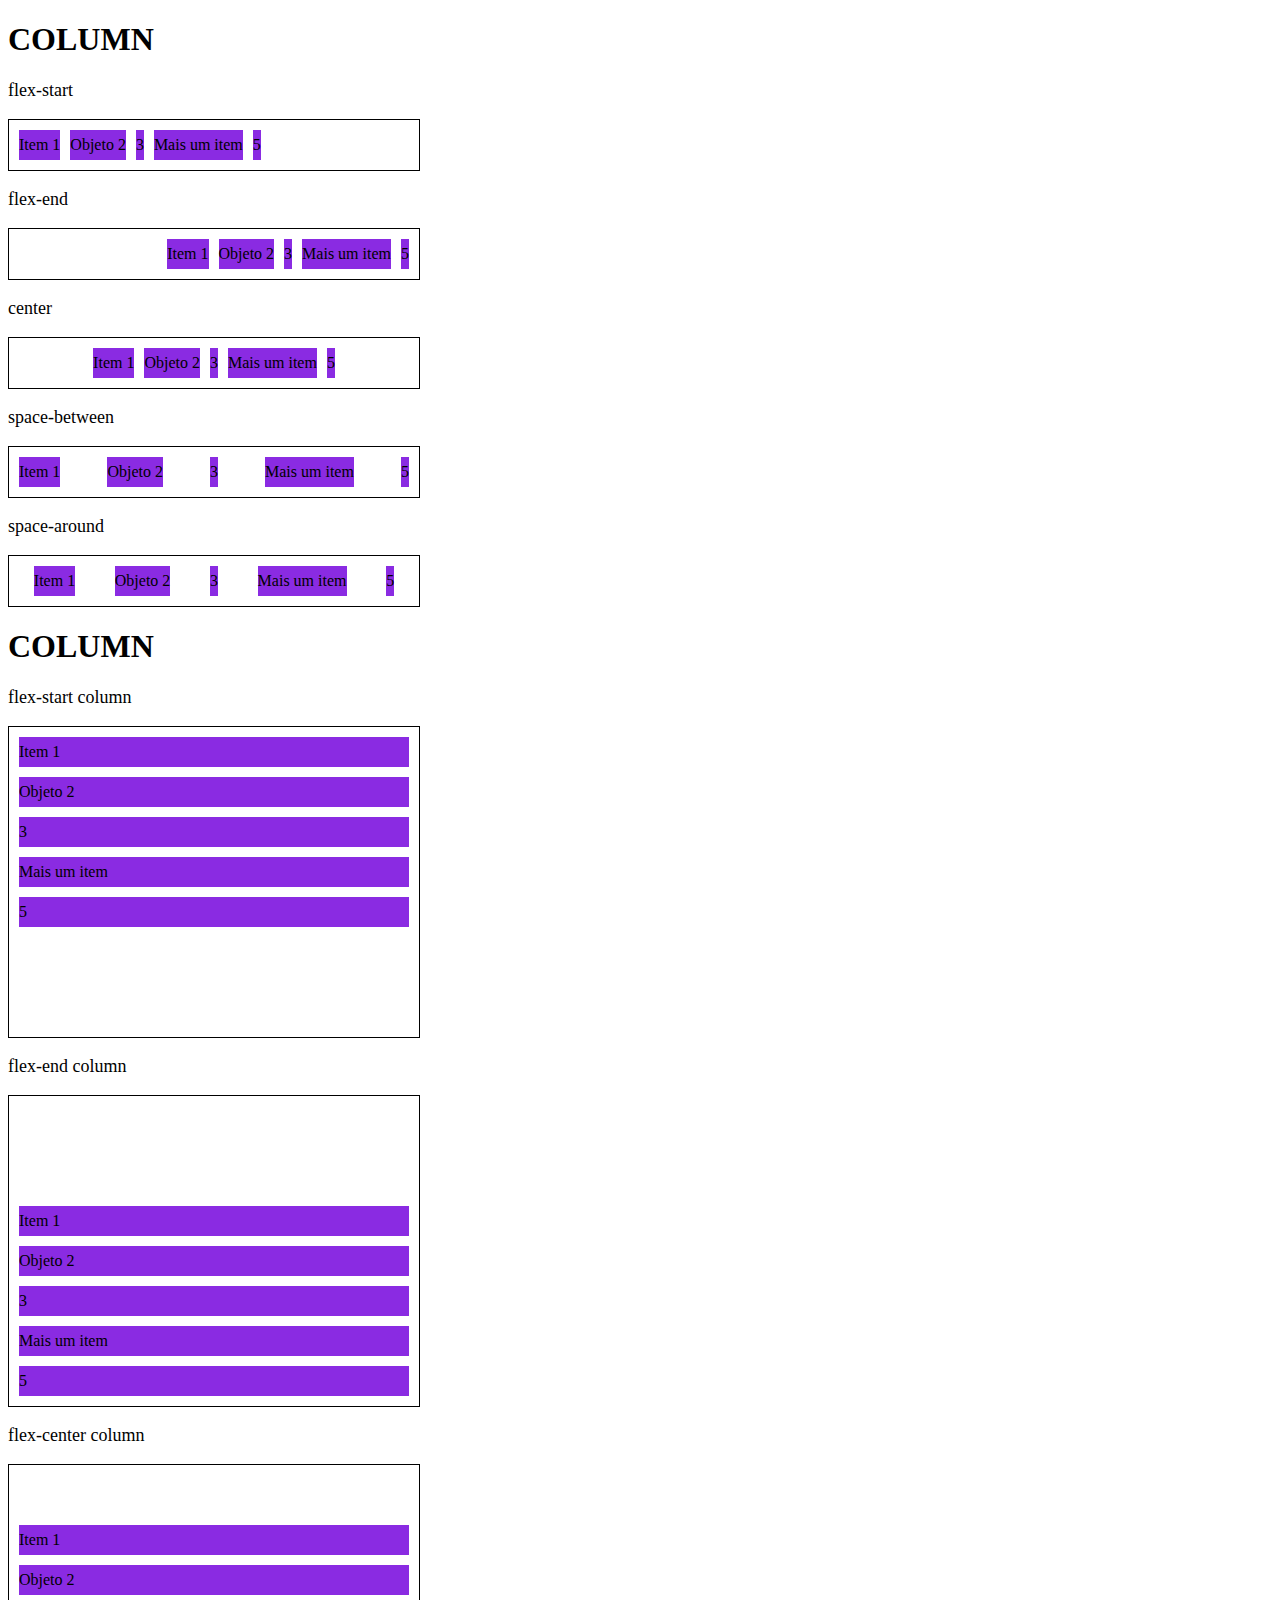
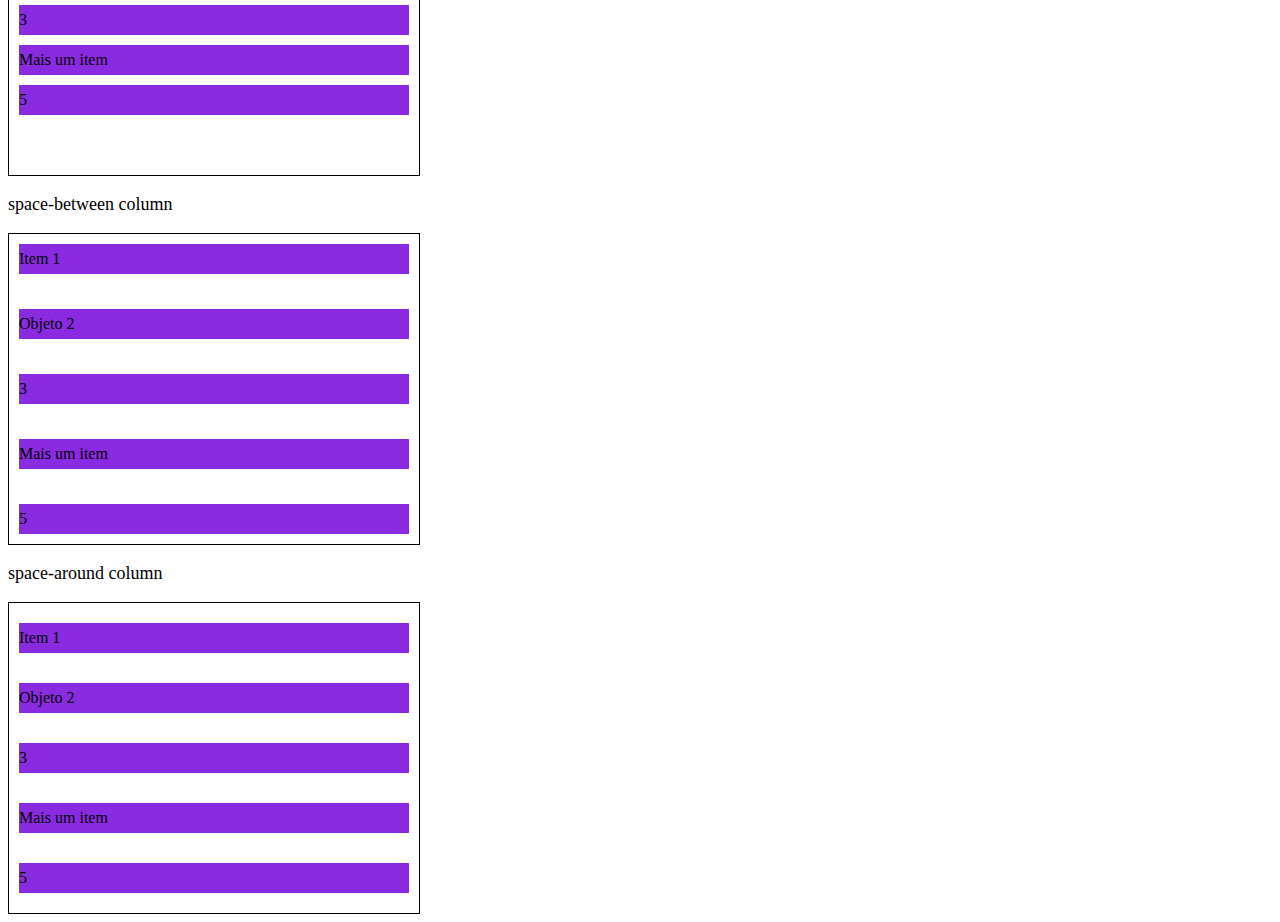
<file: flexbox/FUNDAMENTOS_FLEXBOX/justify-content.html>
<!DOCTYPE html>
<html lang="en">
<head>
    <meta charset="UTF-8">
    <meta http-equiv="X-UA-Compatible" content="IE=edge">
    <meta name="viewport" content="width=device-width, initial-scale=1.0">
    <title>Justify Content</title>

    <style>
        html{
            background-color:white;
        }
        p{
            font-size: 18px;
            color: #000;
        }
        .container{
            border: 1px solid black;
            display: flex;
            padding: 5px;
            line-height: 30px;
            max-width: 400px;
        }

        .flex-start{
            justify-content: flex-start;
        }

        .flex-end{
            justify-content: flex-end;
        }

        .center{
            justify-content: center;
        }

        .space-between{
            justify-content: space-between;
        }

        .space-around{
            justify-content: space-around;
        }

        .item{
            background-color: blueviolet;
            display: flex;
            margin: 5px;
        }

        .column{
            flex-direction: column;
            min-height: 300px;
        }

    </style>

</head>
<body>
        <h1>COLUMN</h1>

        <p>flex-start</p>
        <section class="container flex-start">
            <div class="item">Item 1</div>
            <div class="item">Objeto 2</div>
            <div class="item">3</div>
            <div class="item">Mais um item</div>
            <div class="item">5</div>
        </section>  
        
        <p>flex-end</p>
        <section class="container flex-end">
            <div class="item">Item 1</div>
            <div class="item">Objeto 2</div>
            <div class="item">3</div>
            <div class="item">Mais um item</div>
            <div class="item">5</div>
        </section>

        <p>center</p>
        <section class="container center">
            <div class="item">Item 1</div>
            <div class="item">Objeto 2</div>
            <div class="item">3</div>
            <div class="item">Mais um item</div>
            <div class="item">5</div>
        </section>

        <p>space-between</p>
        <section class="container space-between">
            <div class="item">Item 1</div>
            <div class="item">Objeto 2</div>
            <div class="item">3</div>
            <div class="item">Mais um item</div>
            <div class="item">5</div>
        </section>

        <p>space-around</p>
        <section class="container space-around">
            <div class="item">Item 1</div>
            <div class="item">Objeto 2</div>
            <div class="item">3</div>
            <div class="item">Mais um item</div>
            <div class="item">5</div>
        </section>

        <h1>COLUMN</h1>

        <p>flex-start column</p>
        <section class="container flex-start column">
            <div class="item">Item 1</div>
            <div class="item">Objeto 2</div>
            <div class="item">3</div>
            <div class="item">Mais um item</div>
            <div class="item">5</div>
        </section>

        <p>flex-end column</p>
        <section class="container flex-end column">
            <div class="item">Item 1</div>
            <div class="item">Objeto 2</div>
            <div class="item">3</div>
            <div class="item">Mais um item</div>
            <div class="item">5</div>
        </section>

        <p>flex-center column</p>
        <section class="container center column">
            <div class="item">Item 1</div>
            <div class="item">Objeto 2</div>
            <div class="item">3</div>
            <div class="item">Mais um item</div>
            <div class="item">5</div>
        </section>

        <p>space-between column</p>
        <section class="container space-between column">
            <div class="item">Item 1</div>
            <div class="item">Objeto 2</div>
            <div class="item">3</div>
            <div class="item">Mais um item</div>
            <div class="item">5</div>
        </section>

        <p>space-around column</p>
        <section class="container space-around column">
            <div class="item">Item 1</div>
            <div class="item">Objeto 2</div>
            <div class="item">3</div>
            <div class="item">Mais um item</div>
            <div class="item">5</div>
        </section>
</body>
</html>
</file>
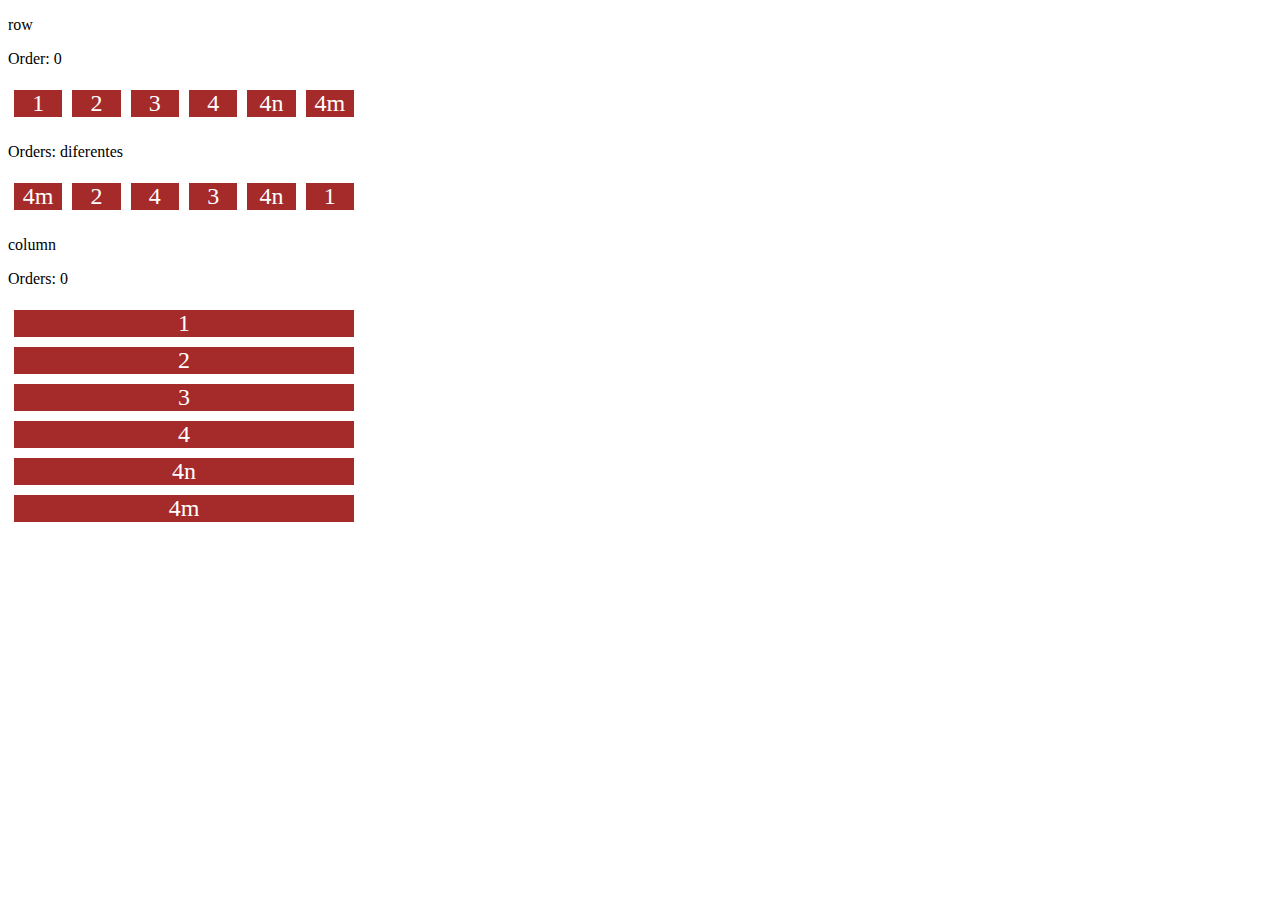
<file: flexbox/FUNDAMENTOS_FLEXBOX/order.html>
<!DOCTYPE html>
<html lang="en">
<head>
    <meta charset="UTF-8">
    <meta http-equiv="X-UA-Compatible" content="IE=edge">
    <meta name="viewport" content="width=device-width, initial-scale=1.0">
    <title>Order</title>
    <style>
        .flex-container{
            display: flex;
            max-width: 350px;
            border: 1px solid white;
            margin-bottom: 20px;
        }
        .item{
            flex: 1;
            background:brown;
            color: white;
            text-align: center;
            font-size: 24px;
            margin: 5px;
        }
        .o1{
            order: 1;
        }
        .o2{
            order: 2;
        }
        .o3{
            order: 3;
        }
        .o4{
            order: 4;
        }
        .direction{
            flex-direction: column;
        }
    </style>
</head>
<body>
    <p>row</p>
    <p>Order: 0</p>
    <div class="flex-container">
        <div class="item">1</div>
        <div class="item">2</div>
        <div class="item">3</div>
        <div class="item">4</div>
        <div class="item">4n</div>
        <div class="item">4m</div>
    </div>

    <p>Orders: diferentes</p>
    <div class="flex-container">
        <div class="item o4">1</div>
        <div class="item o2">2</div>
        <div class="item o3">3</div>
        <div class="item o2">4</div>
        <div class="item o3 ">4n</div>
        <div class="item o1">4m</div>
    </div>

    <p>column</p>
    <p>Orders: 0</p>
    <div class="flex-container direction">
        <div class="item">1</div>
        <div class="item">2</div>
        <div class="item">3</div>
        <div class="item">4</div>
        <div class="item">4n</div>
        <div class="item">4m</div>
    </div>
</body>
</html>
</file>
<file: flexbox/FLEX-PROJETO/style.css>
*{
    margin: 0;
    padding: 0;
    font-family: 'Open Sans',sans-serif;
}

ul{
    list-style: none;
    margin: 0;
    padding: 0;
}

ul li a{
    text-decoration: none;
}

div img{
    display: block;
    width: 100%;
}

.flex-container{
    display: flex;
    max-width: 992px;
    margin: auto;
    width: 100%;
    min-width: 320px;
}
header{
    background-color: #122a57;
    height: 100px;
    display: flex;
    align-items: center;
    color: #fff;
}

header .list-items{
    display: flex;
    max-width: 260px;
    width: 100%;
    justify-content: space-between;
    align-items: center;
}

.list-items li a{
    color: #fff;
}
header .menu{
    justify-content: space-between;
}

.apresentation{
    height: 100vh;
    align-items: center;
    justify-content: space-between;
}

.apresentation .apresentation-text{
    min-height: 200px;
}

.apresentation-text h1{
    color: #122a57;
    font-size: 48px;
    margin-bottom: 10px;
}

.btn{
    background-color: #122a57;
    color: #fff;
    text-align: center;
    border-radius: 30px;
    width: 220px;
    display: block;
    text-decoration: none;
    height: 40px;
    line-height: 40px;
    margin-top: 10px;
    margin-bottom: 10px;
}

#quem-somos{
    flex-direction: row-reverse;
    align-items: center;
    justify-content: space-between;
}

#quem-somos h2{
    font-size: 32px;
    color: #122a57;
    display: flex;
    margin-bottom: 20px;
}

#quem-somos h2::before{
    content: "";
    height: 50px;
    width: 5px;
    margin-right: 5px;
    background-color: #122a57;
    position: relative;
}

#quem-somos p{
    margin-bottom: 20px;
    width: 90%;
    text-align: justify;
}

#quem-somos img{
    min-width: 420px;
}

.container-externo{
    background-color: #122a57;
    width: 100%;
}

#servicos{
    flex-direction: column;
    padding: 50px 0 100px 0;
}

#servicos h2{
    color: #fff;
    font-size: 32px;
    margin-bottom: 20px;
}

.list-servicos{
    display: flex;
    justify-content: space-between;
}

.list-servicos .item-servico{
    text-align: center;
}

.item-servico a{
    width: 220px;
    background-color: #fff;
    border-radius: 30px;
    height: 50px;
    text-align: center;
    margin: 20px;
    line-height: 50px;
    padding: 5px 10px;
    color: #122a57;
    font-size: 12px;
    text-decoration: none;
    font-weight: 700;
}

.item-servico p{
    font-weight: 700;
    font-size: 18px;
    color: #fff;
    margin-top: 20px;
}

.item-servico img{
    width: 80%;
    margin: auto;
}

#planos{
    flex-direction: column;
    min-height: 80vh;
    padding-top: 50px;
}

#planos h2{
    font-size: 32px;
}

.list-planos{
    display: flex;
    align-items: flex-end;
    justify-content: space-between;
}

.item-plano{
    flex: 1;
    border: 2px solid #122a57;
    margin-right: 20px;
    padding: 10px;
    max-width: 240px;
    line-height: 30px;
}

.item-plano .btn{
    margin: auto;
    margin-bottom: 20px;
}

.item-plano h3{
    font-size: 24px;
    display: flex;
    flex-direction: column;
    text-align: center;
    margin-top: 20px;
}

.item-plano h3:after{
    content: "";
    background-color: #122a57;
    width: 100%;
    height: 3px;
    margin-top: 20px;
    margin-bottom: 10px;
}

.item-plano ul{
    padding: 10px 20px;
    display: flex;
    flex-direction: column;
    margin-bottom: 10px;
}
.item-plano ul li{
    display: flex;
    flex-wrap: nowrap;
    align-items: center;
}

.item-plano ul li::before{
    content: "";
    width: 10px;
    height: 10px;
    background-color: #122a57;
    margin-right: 5px;
}

footer{
    background-color: #122a57;
    height: 70px;
    display: flex;
    align-items: center;
}
footer .footer{
    justify-content: space-between;
    color: #fff;
}

/* mobile */

@media(max-width:992px){
    .flex-container{
        flex-direction: column;
        width: 100%;
    }

    .flex-container #servicos{
        width: 100%;
        margin: 0;
    }

    .apresentation{
        flex-direction: column-reverse;
    }

    .apresentation .apresentation-text{
        width: 100%;
    }

    #quem-somos{
        flex-direction: column-reverse;
    }

    #quem-somos img{
        min-width: 320px;
        margin: auto;
    }

    .list-servicos{
        flex-direction: column;
    }

    .item-servico img{
        width: 50%;
        margin: auto;
    }

    .list-planos{
        flex-direction: column;
        align-items: flex-start;
        margin-bottom: 20px;
    }

    .list-planos .item-plano{
        max-width: 90%;
        margin: auto;
        width: 100%;
        margin-bottom: 20px;        
    }
}
</file>
<file: flexbox/INSTAGRAM-LANDPAGE/style.css>
*{
    padding: 0;
    margin: 0;
    box-sizing: border-box;
    text-decoration: none;
    font-family: sans-serif;
    font-size: 14px;
}

body{
    width: 100%;
    min-height: 100vh;
    background-color: #fafafa;
    margin: 0;
    padding: 0;
    display: flex;
    justify-content: center;
}

.instagram-wrapper{
    display: flex;
    align-items: center; /* alinhamento vertical, eixo Y */
    justify-content: space-around; /* alinhamento orizontal, eixo X */
    width: 875px;
    height: 100vh;
}

.instagram-phone{
    display: flex;
    align-items: center;
    justify-content: center;
    width: 380px;
}



.instagram-continue{
    display: flex;
    flex-direction: column; /* Inverte os eixos */
    align-items: center; /* alinhamento orizontal, eixo X */
    justify-content: space-around; /* alinhamento vertical, eixo Y */
    min-height: 34rem;
    width: 348px;
}

.instagram-box{
    display: flex;
    flex-direction: column;
    justify-content: space-between;
    align-items: center;
    background-color: #ffffff;
    width: 348px;
    padding: 1.3rem 0;
    border: 1px solid lightgray;
}

.instagram-box:nth-child(1){
    min-height: 19rem;
    margin-bottom: 10px;
}

.instagram-logo{
    height: 3rem;
}

.profile-photo{
    display: flex;
    justify-content: center;
    align-items: center;
    border-radius: 50%;
    overflow: hidden;
}

.profile-photo img{
    height: 6rem;
}

.instagram-get-app{
    display: flex;
    flex-direction: column;
    align-items: center;
    text-align: center;
    justify-content: center;
}

.instagram-get-app img{
    width: 150px;
}

.instagram-login{
    background-color: #0095f6;
    color: #ffffff;
    padding: 8px 12px;
    border-radius: 4px;
}

.instagram-logout{
    background-color: #0095f6;
    margin-top: 1rem;
}

.not-account{
    color: rgb(160, 160, 160);
}

.link-blue{
    color: #0095f6;
}

.instagram-get-app{
    display: flex;
    flex-direction: column;
    align-items: center;
    justify-content: center;
    width: 348px;
    padding: 1.3rem 0;
}

.downlaod{
    display: flex;
    width: 100%;
    justify-content: space-evenly;
    align-items: center;
    padding: 1rem;
}

.app-download{
    height: 40px;
    width: 136px;
    background-size: cover;
}

.app-download:nth-child(1){
    background-image: url('./img/apple-store.png');
}

.app-download:nth-child(2){
    background-image: url('./img/google-play.png');
}

/* media queries */

@media (max-width: 875px){
    .instagram-wrapper{
        width: 40%;
    }
    .instagram-phone{
        display: none;
    }

    .instagram-continue{
        width: 100%;
    }
}

@media (max-width: 450px){
    .instagram-box{
        border: none;
        background-color: transparent;
    }
}
</file>
<file: javascript/CONTADOR/assets/css/styles.css>
@import url('https://fonts.googleapis.com/css2?family=Roboto:wght@100&display=swap');

*{
    font-family: 'Open Sans', sans-serif;
}

body{
    display: flex;
    align-items: center;
    justify-content: center;
    flex-direction: column;
    background-color: rgb(177,255, 255);
}

button{
    height: 40px;
    width: 40px;
    border-radius: 50%;
    border: 2px solid lightcoral;
    background-color: rgb(241, 214, 214);
    color: lightcoral;
    font-size: 16pt;
    font-weight: 600;
    text-align: center;
}

#counter{
    display: flex;
}

#currentNumber{
    display: flex;
    align-items: center;
    margin: 2px 20px;
    font-size: 16pt;
}
</file>
